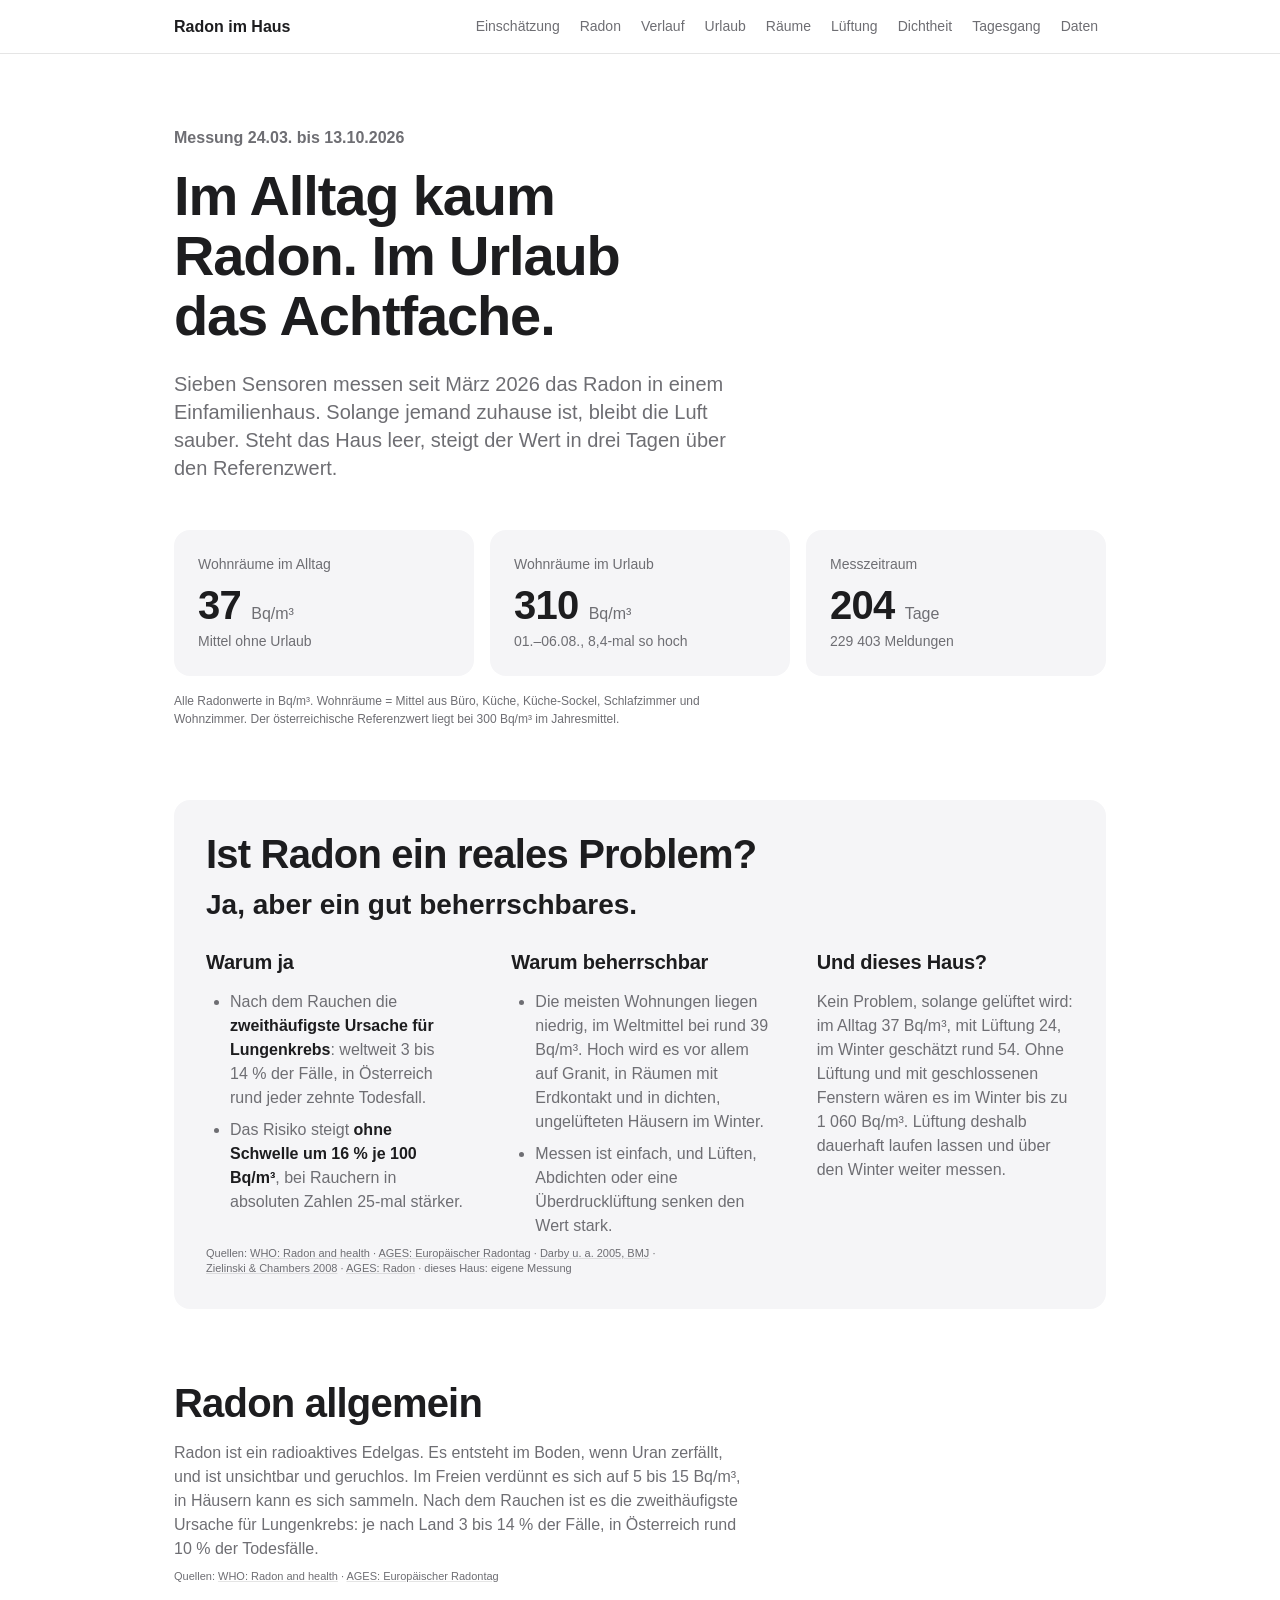
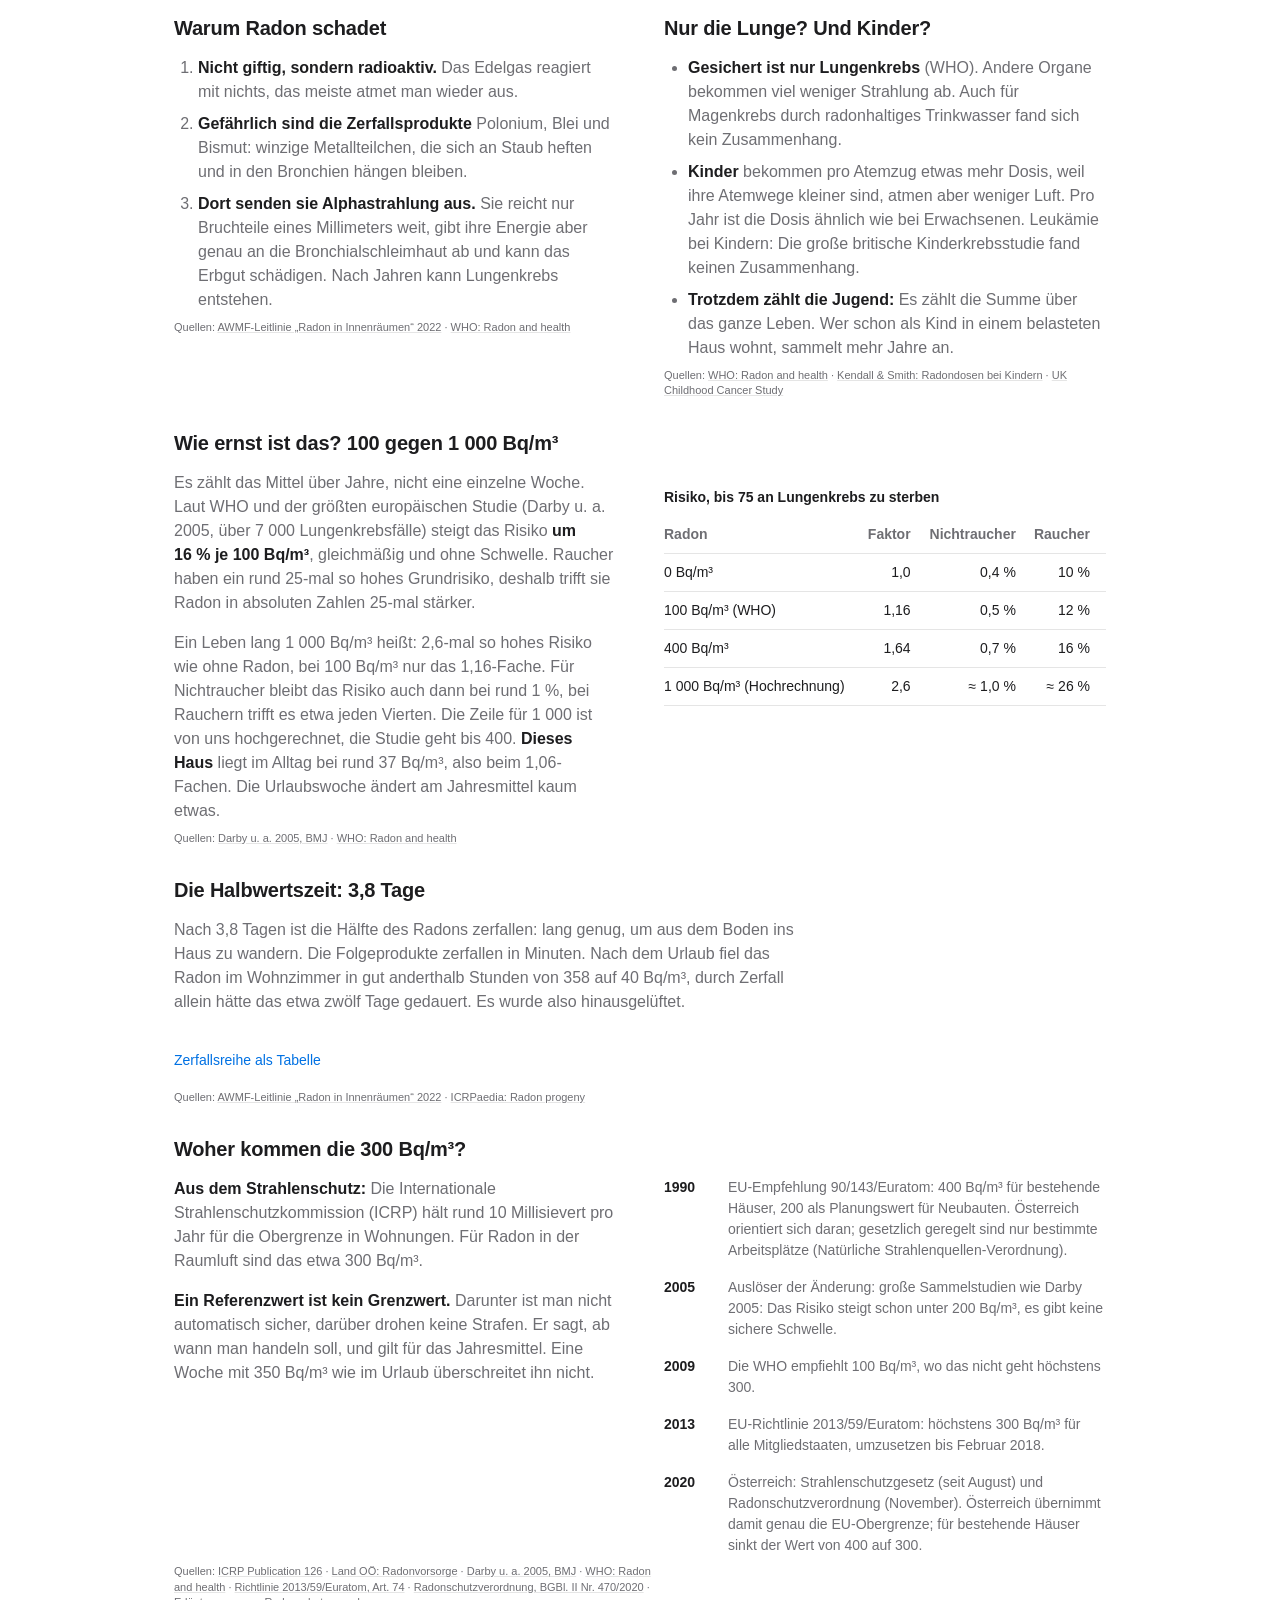
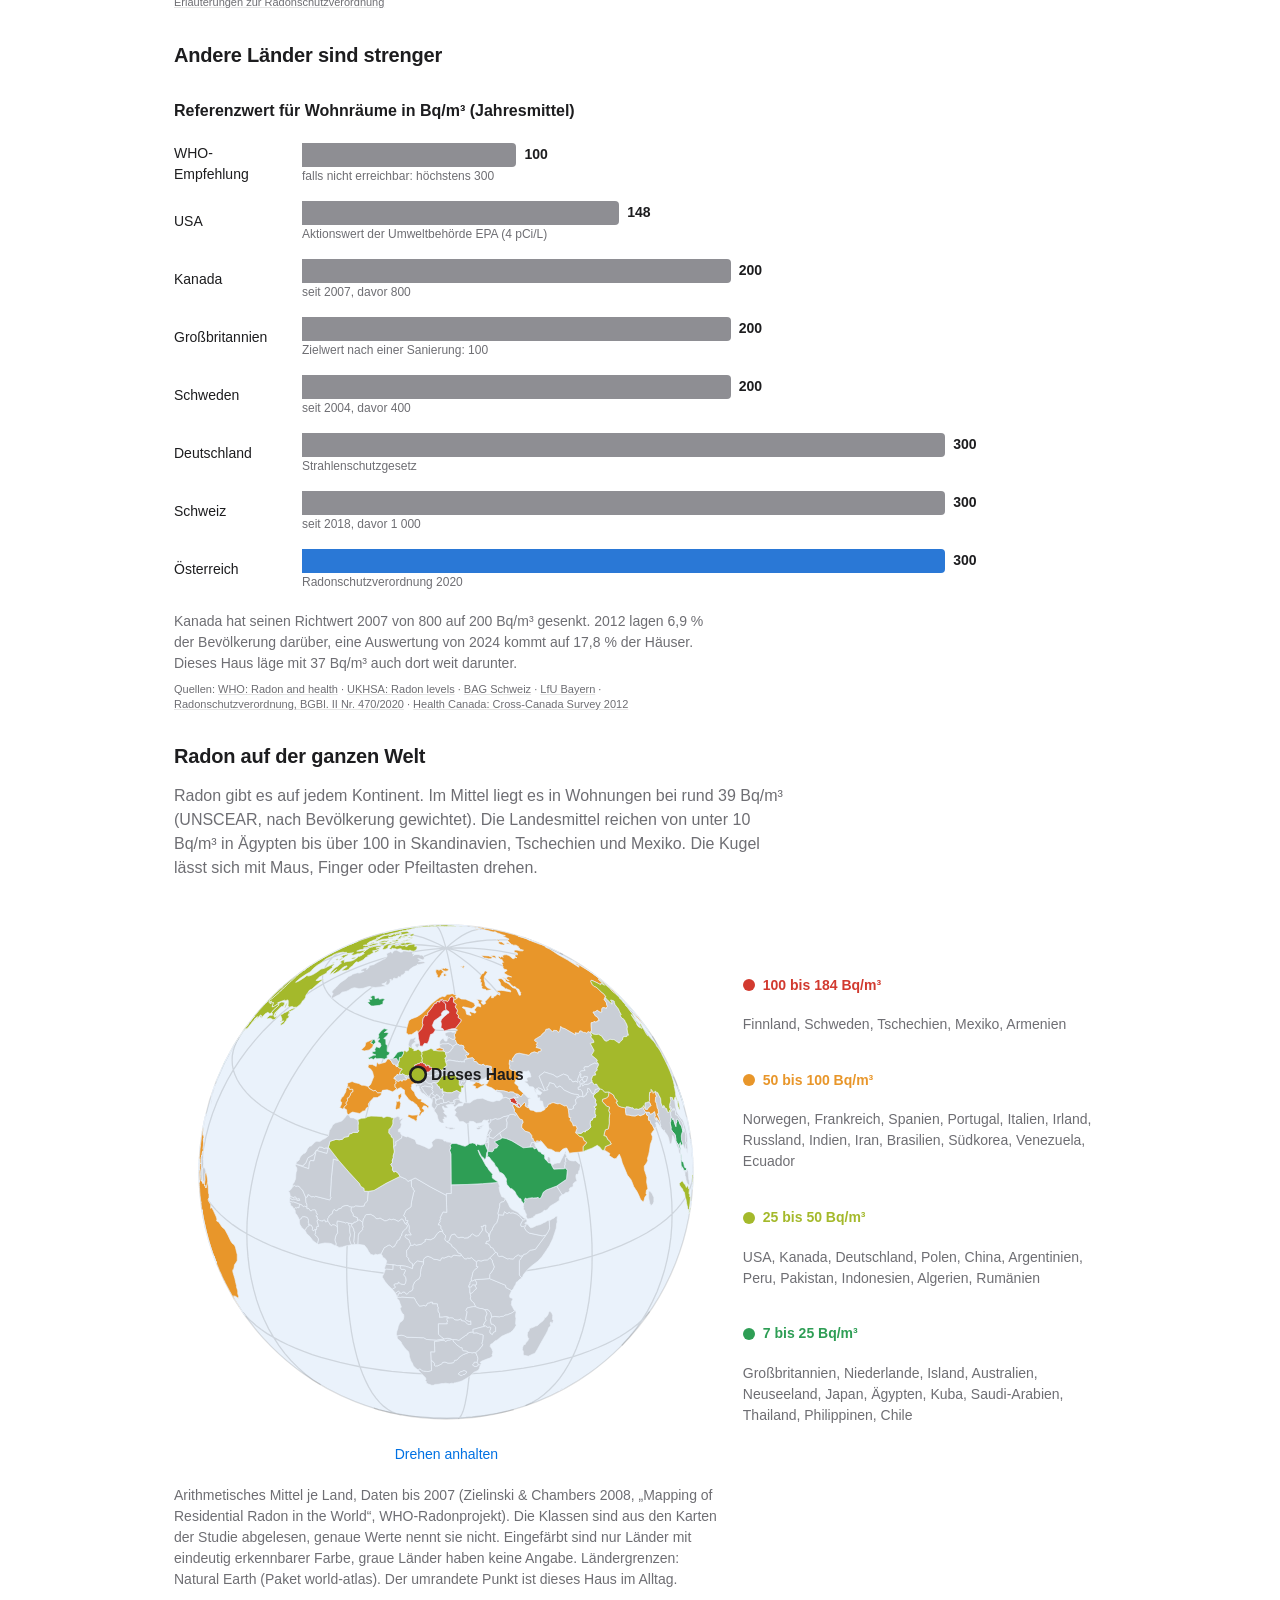
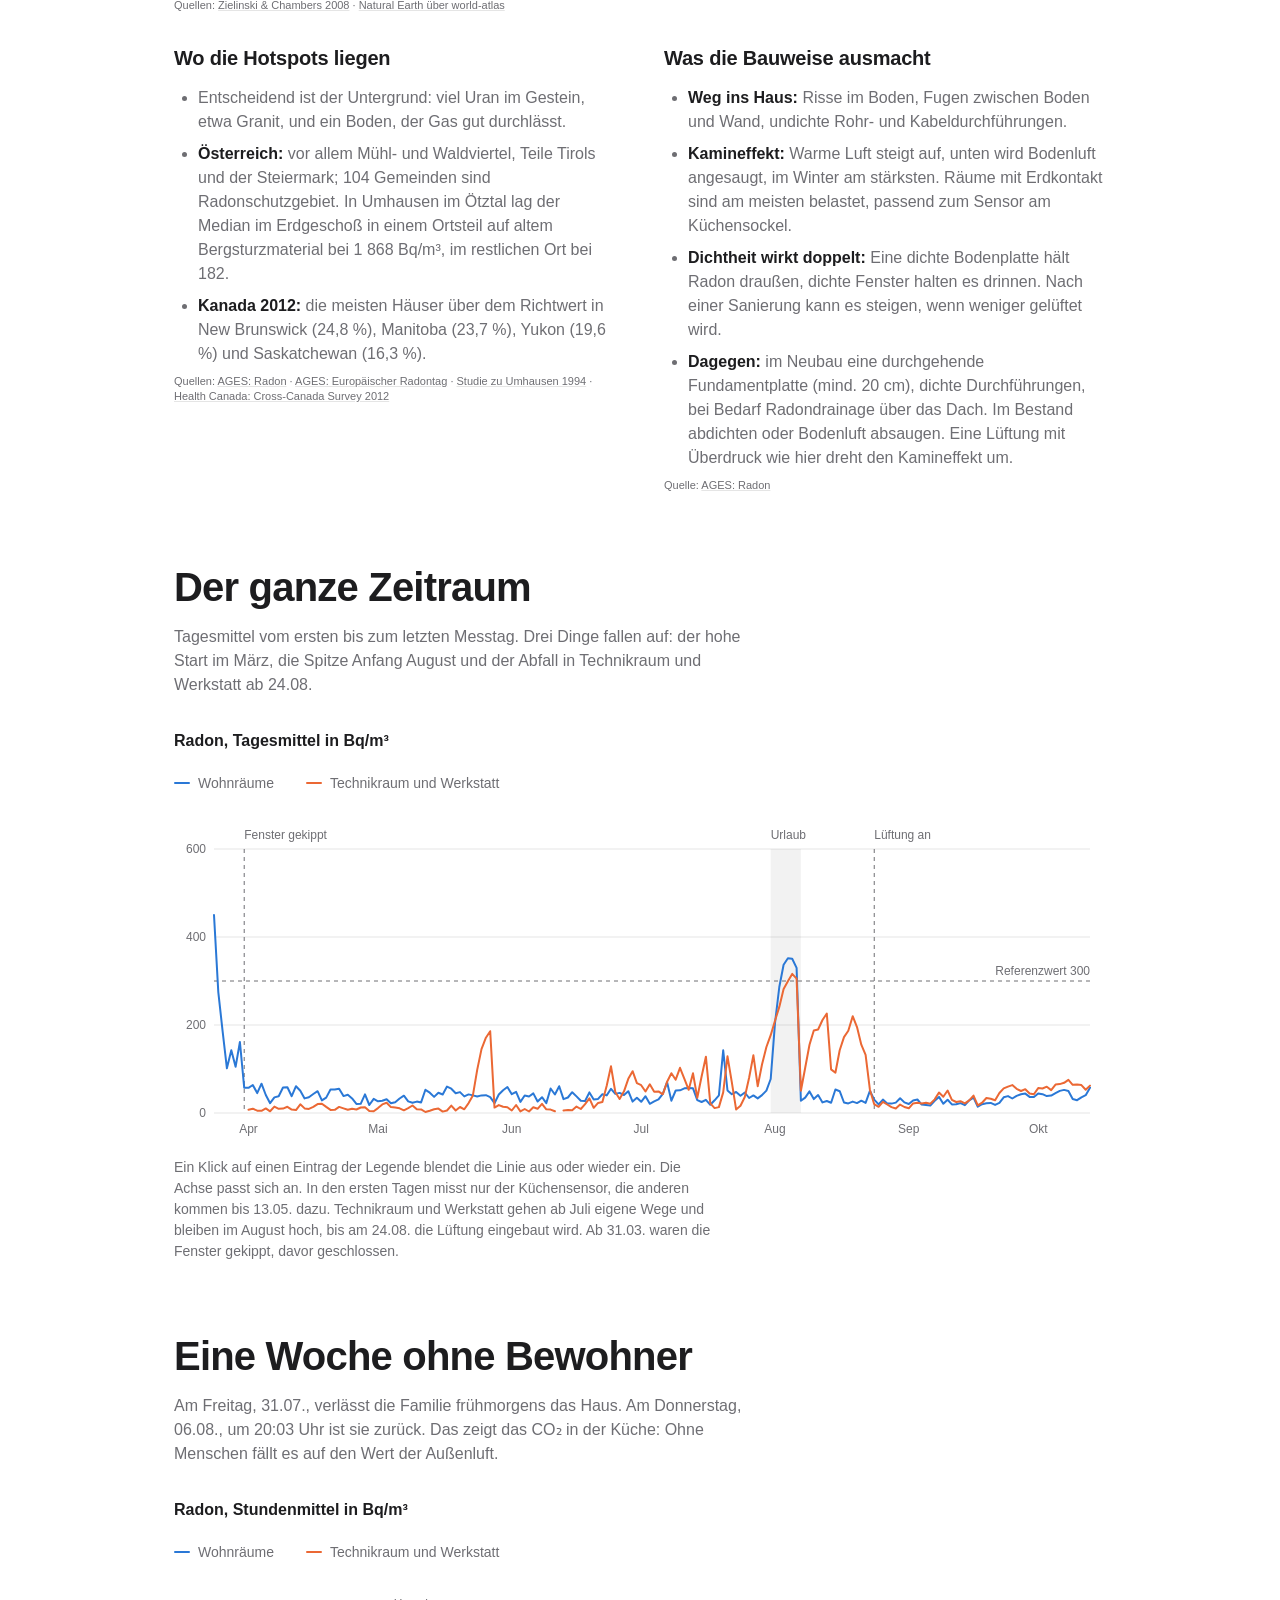
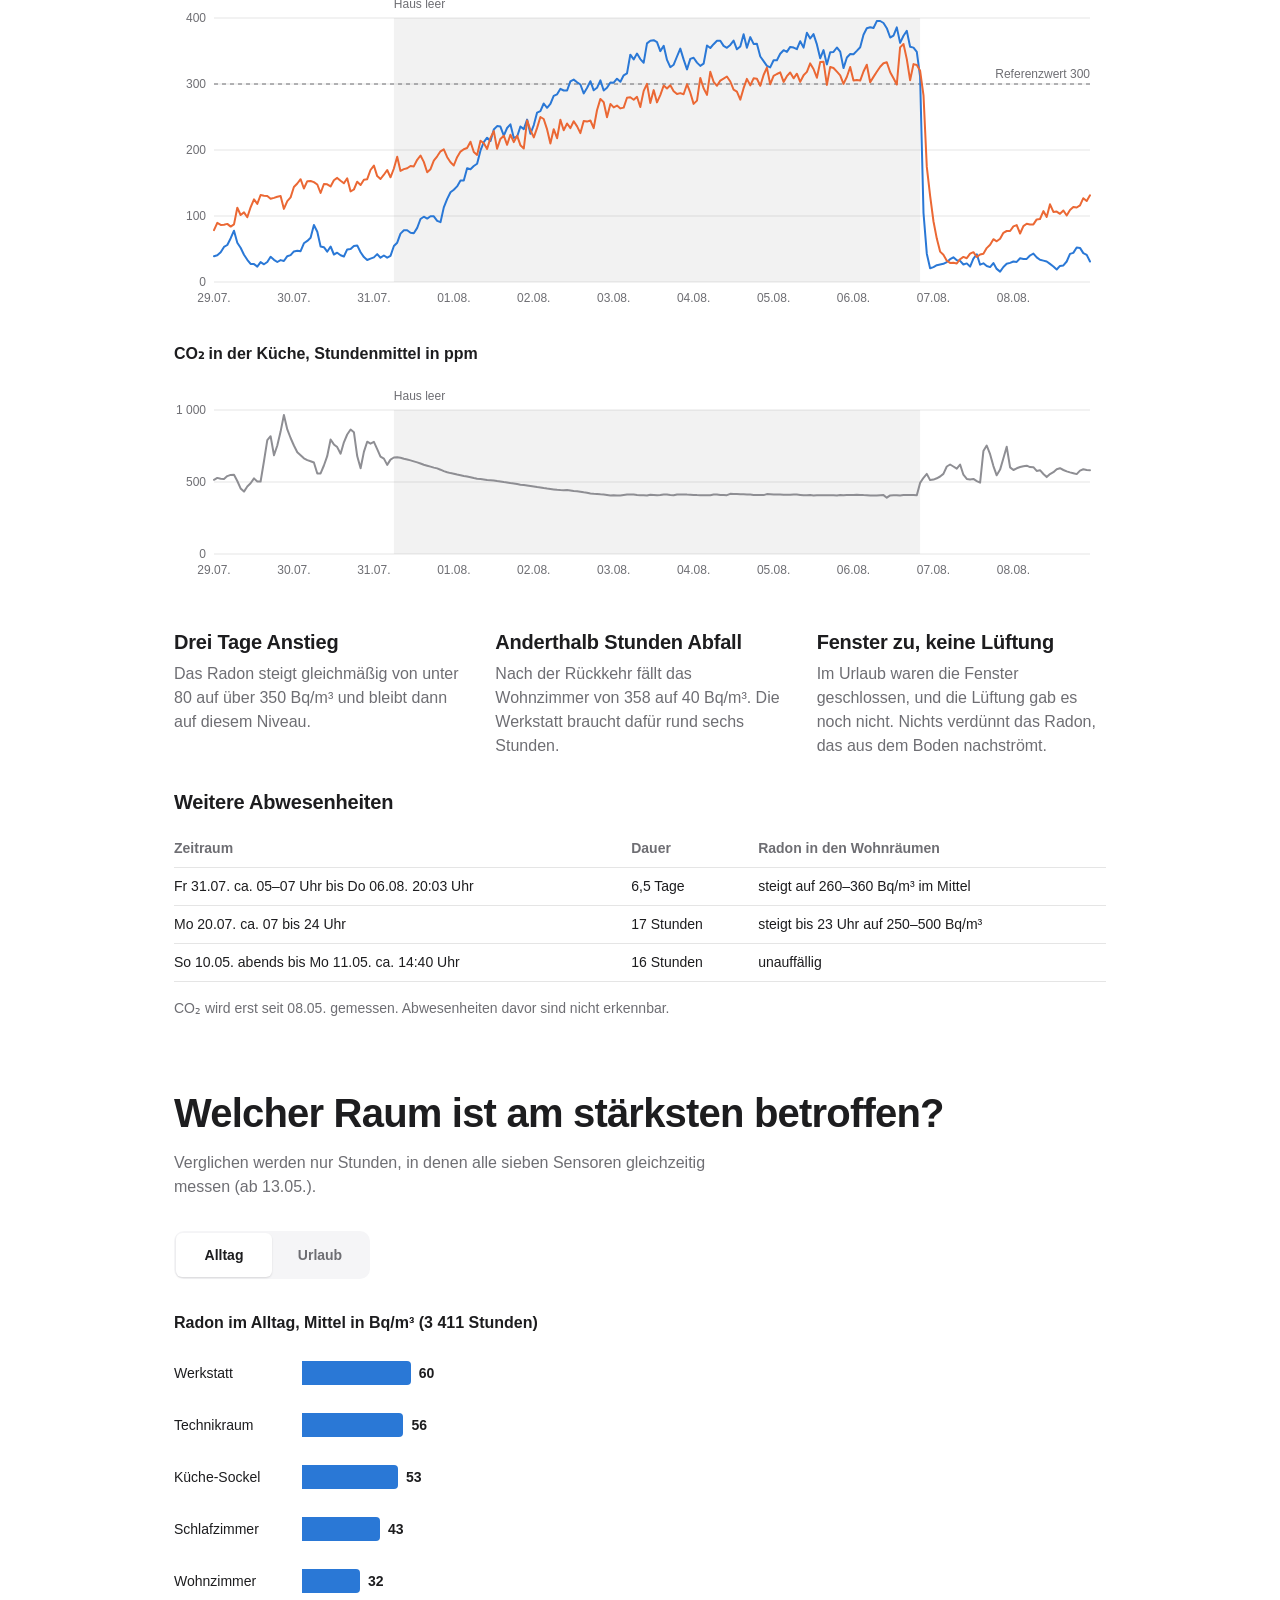
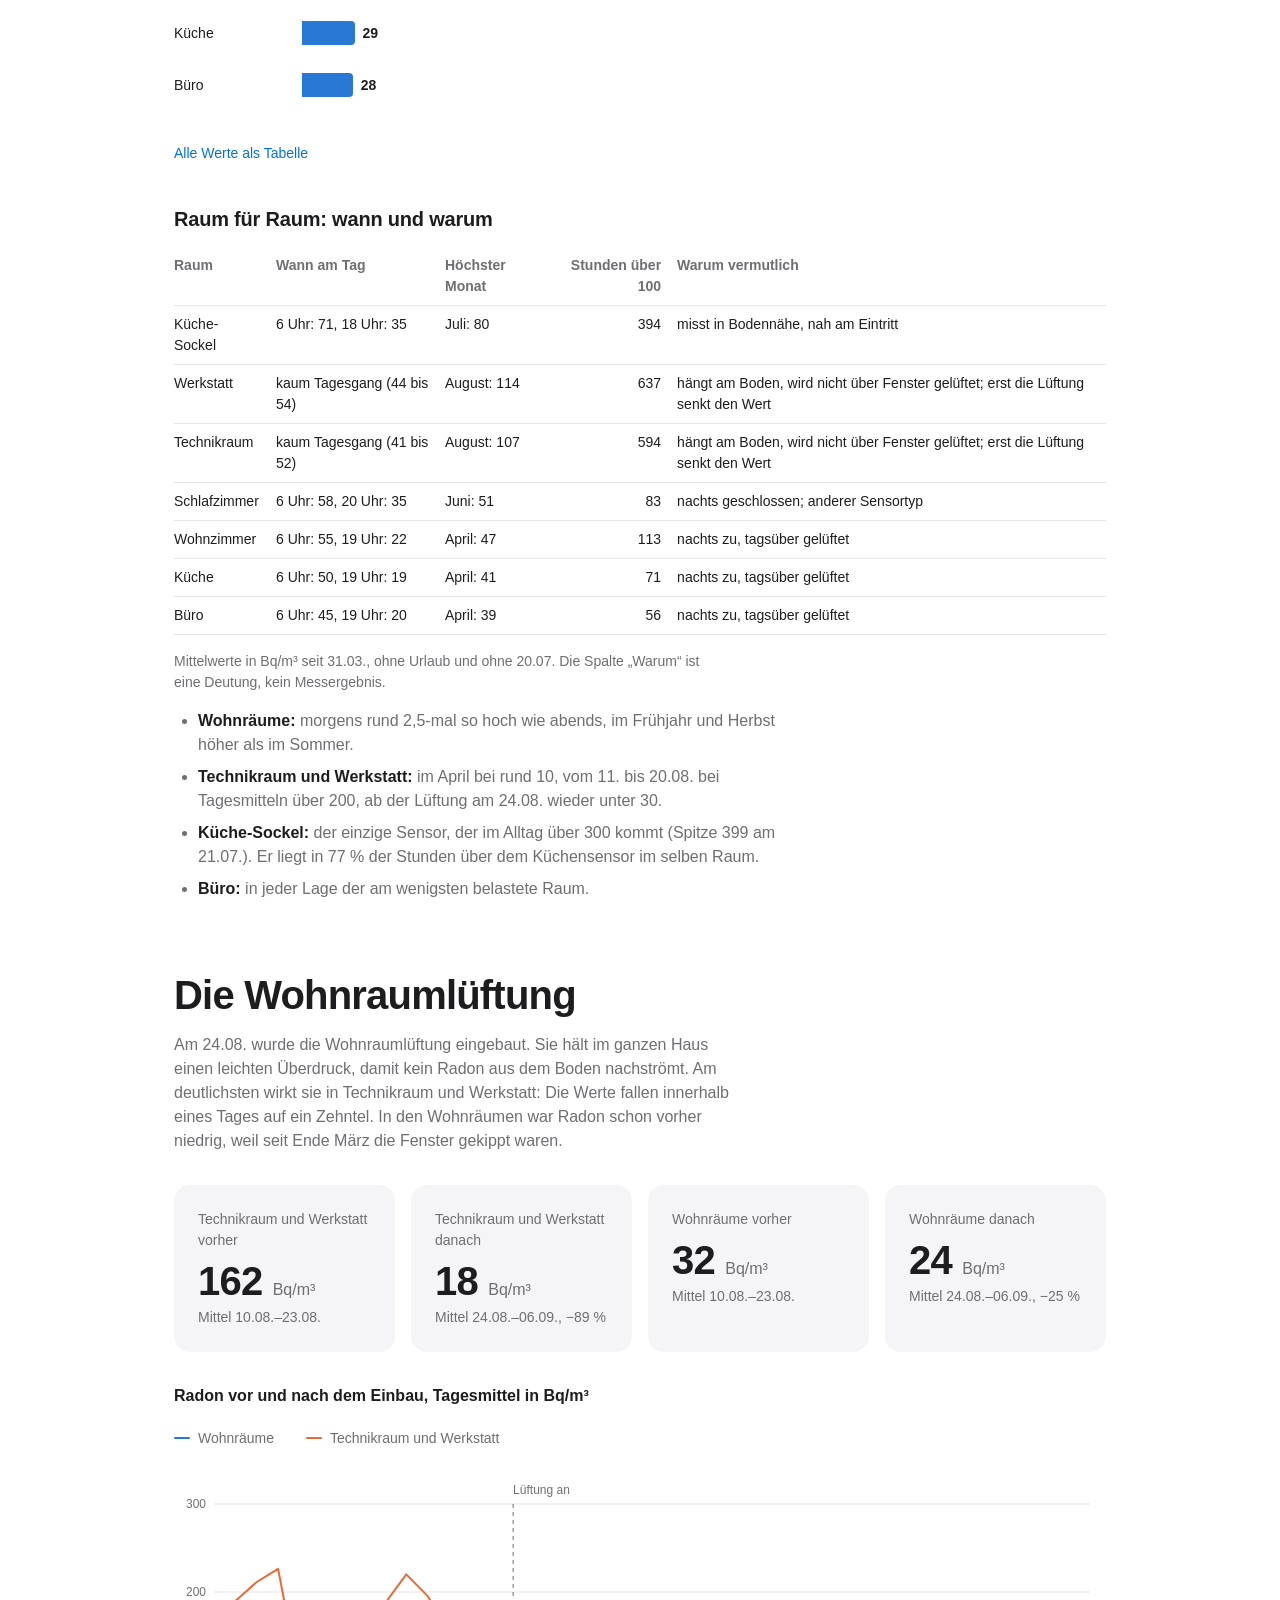
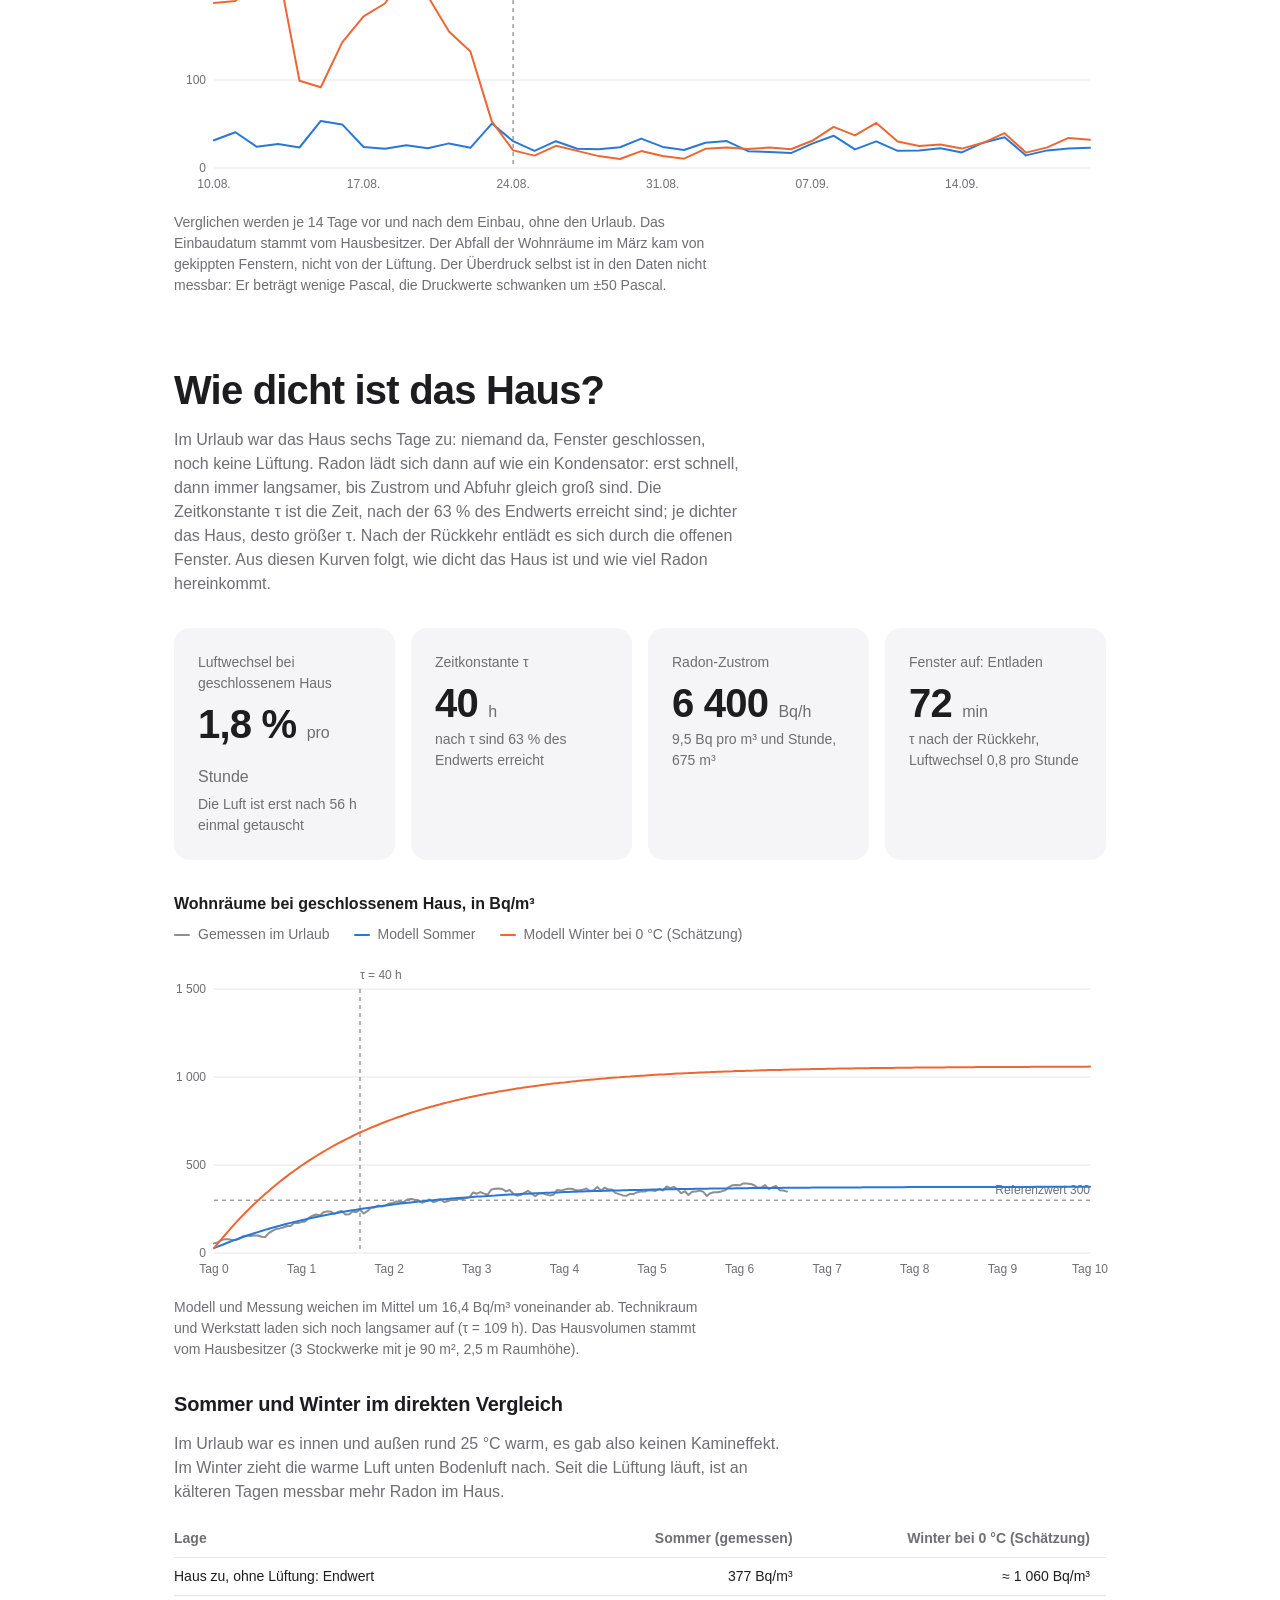
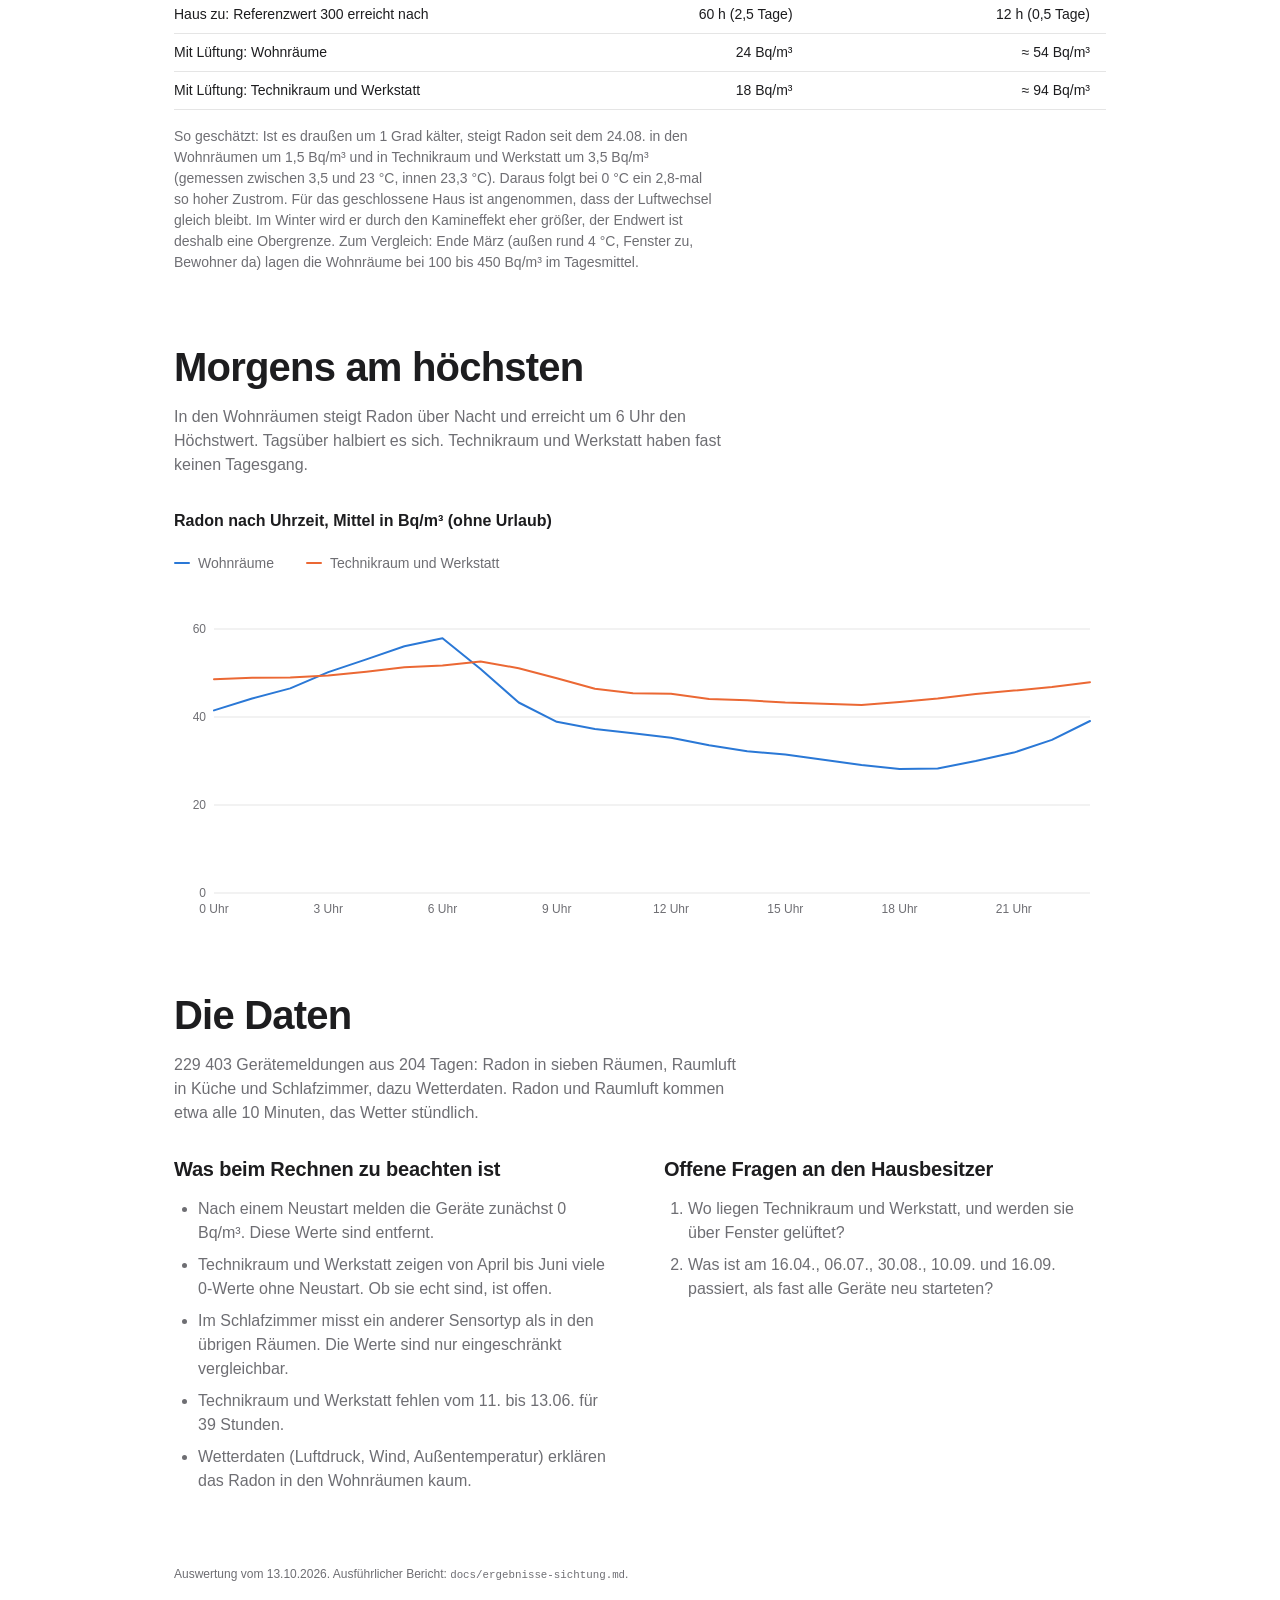
<file: Radon Data Analysis/website/index.html>
<!doctype html>
<html lang="de">
<head>
<meta charset="utf-8">
<meta name="viewport" content="width=device-width, initial-scale=1, viewport-fit=cover">
<title>Radon im Haus – Auswertung</title>
<meta name="description" content="Auswertung der Radon-Messdaten eines Einfamilienhauses, März bis Oktober 2026.">
<link rel="stylesheet" href="styles.css">
</head>
<body>

<nav class="nav" aria-label="Abschnitte">
  <div class="container nav-inner">
    <a class="nav-title" href="#top">Radon im Haus</a>
    <ul class="nav-links">
      <li><a href="#einschaetzung">Einschätzung</a></li>
      <li><a href="#hintergrund">Radon</a></li>
      <li><a href="#verlauf">Verlauf</a></li>
      <li><a href="#urlaub">Urlaub</a></li>
      <li><a href="#raeume">Räume</a></li>
      <li><a href="#lueftung">Lüftung</a></li>
      <li><a href="#dichtheit">Dichtheit</a></li>
      <li><a href="#tagesgang">Tagesgang</a></li>
      <li><a href="#daten">Daten</a></li>
    </ul>
  </div>
</nav>

<main id="top">

  <header class="container hero">
    <p class="eyebrow" id="hero-period"></p>
    <h1 class="display">Im Alltag kaum Radon. Im Urlaub das Achtfache.</h1>
    <p class="lead">
      Sieben Sensoren messen seit März 2026 das Radon in einem Einfamilienhaus.
      Solange jemand zuhause ist, bleibt die Luft sauber. Steht das Haus leer, steigt der Wert in drei Tagen über den Referenzwert.
    </p>

    <dl class="tiles" id="kpi-tiles"></dl>
    <p class="caption">
      Alle Radonwerte in Bq/m³. Wohnräume = Mittel aus Büro, Küche, Küche-Sockel, Schlafzimmer und Wohnzimmer.
      Der österreichische Referenzwert liegt bei 300 Bq/m³ im Jahresmittel.
    </p>
  </header>

  <section class="container" id="einschaetzung">
    <div class="verdict">
      <h2 class="title">Ist Radon ein reales Problem?</h2>
      <p class="verdict-answer">Ja, aber ein gut beherrschbares.</p>
      <div class="columns verdict-columns">
        <div>
          <h3 class="headline">Warum ja</h3>
          <ul class="plain-list">
            <li>Nach dem Rauchen die <strong>zweithäufigste Ursache für Lungenkrebs</strong>: weltweit 3 bis 14&nbsp;% der Fälle, in Österreich rund jeder zehnte Todesfall.</li>
            <li>Das Risiko steigt <strong>ohne Schwelle um 16 % je 100 Bq/m³</strong>, bei Rauchern in absoluten Zahlen 25-mal stärker.</li>
          </ul>
        </div>
        <div>
          <h3 class="headline">Warum beherrschbar</h3>
          <ul class="plain-list">
            <li>Die meisten Wohnungen liegen niedrig, im Weltmittel bei rund 39 Bq/m³. Hoch wird es vor allem auf Granit, in Räumen mit Erdkontakt und in dichten, ungelüfteten Häusern im Winter.</li>
            <li>Messen ist einfach, und Lüften, Abdichten oder eine Überdrucklüftung senken den Wert stark.</li>
          </ul>
        </div>
        <div>
          <h3 class="headline">Und dieses Haus?</h3>
          <p class="verdict-house" id="verdict-house"></p>
        </div>
      </div>
      <p class="source">Quellen: <a href="https://www.who.int/news-room/fact-sheets/detail/radon-and-health">WHO: Radon and health</a> · <a href="https://www.ages.at/ages/presse/news/detail/7-november-ist-europaeischer-radontag">AGES: Europäischer Radontag</a> · <a href="https://pubmed.ncbi.nlm.nih.gov/15613366/">Darby u. a. 2005, BMJ</a> · <a href="https://www.osti.gov/etdeweb/servlets/purl/21510212">Zielinski &amp; Chambers 2008</a> · <a href="https://www.ages.at/umwelt/radioaktivitaet/radon">AGES: Radon</a> · dieses Haus: eigene Messung</p>
    </div>
  </section>

  <section class="container" id="hintergrund">
    <header>
      <h2 class="title">Radon allgemein</h2>
      <p class="body-muted">
        Radon ist ein radioaktives Edelgas. Es entsteht im Boden, wenn Uran zerfällt, und ist unsichtbar und geruchlos.
        Im Freien verdünnt es sich auf 5 bis 15 Bq/m³, in Häusern kann es sich sammeln. Nach dem Rauchen ist es die
        zweithäufigste Ursache für Lungenkrebs: je nach Land 3 bis 14 % der Fälle, in Österreich rund 10 % der Todesfälle.
      </p>
      <p class="source">Quellen: <a href="https://www.who.int/news-room/fact-sheets/detail/radon-and-health">WHO: Radon and health</a> · <a href="https://www.ages.at/ages/presse/news/detail/7-november-ist-europaeischer-radontag">AGES: Europäischer Radontag</a></p>
    </header>

    <div class="columns">
      <div>
        <h3 class="headline">Warum Radon schadet</h3>
        <ol class="plain-list prose">
          <li><strong>Nicht giftig, sondern radioaktiv.</strong> Das Edelgas reagiert mit nichts, das meiste atmet man wieder aus.</li>
          <li><strong>Gefährlich sind die Zerfallsprodukte</strong> Polonium, Blei und Bismut: winzige Metallteilchen, die sich an Staub heften und in den Bronchien hängen bleiben.</li>
          <li><strong>Dort senden sie Alphastrahlung aus.</strong> Sie reicht nur Bruchteile eines Millimeters weit, gibt ihre Energie aber genau an die Bronchialschleimhaut ab und kann das Erbgut schädigen. Nach Jahren kann Lungenkrebs entstehen.</li>
        </ol>
        <p class="source">Quellen: <a href="https://register.awmf.org/assets/guideline_bkp/002-035l_S1_Radon-in-Innenraeumen_2022-02.pdf">AWMF-Leitlinie „Radon in Innenräumen“ 2022</a> · <a href="https://www.who.int/news-room/fact-sheets/detail/radon-and-health">WHO: Radon and health</a></p>
      </div>
      <div>
        <h3 class="headline">Nur die Lunge? Und Kinder?</h3>
        <ul class="plain-list prose">
          <li><strong>Gesichert ist nur Lungenkrebs</strong> (WHO). Andere Organe bekommen viel weniger Strahlung ab. Auch für Magenkrebs durch radonhaltiges Trinkwasser fand sich kein Zusammenhang.</li>
          <li><strong>Kinder</strong> bekommen pro Atemzug etwas mehr Dosis, weil ihre Atemwege kleiner sind, atmen aber weniger Luft. Pro Jahr ist die Dosis ähnlich wie bei Erwachsenen. Leukämie bei Kindern: Die große britische Kinderkrebsstudie fand keinen Zusammenhang.</li>
          <li><strong>Trotzdem zählt die Jugend:</strong> Es zählt die Summe über das ganze Leben. Wer schon als Kind in einem belasteten Haus wohnt, sammelt mehr Jahre an.</li>
        </ul>
        <p class="source">Quellen: <a href="https://www.who.int/news-room/fact-sheets/detail/radon-and-health">WHO: Radon and health</a> · <a href="https://researchportal.ukhsa.gov.uk/en/publications/doses-from-radon-and-its-decay-products-to-children/">Kendall &amp; Smith: Radondosen bei Kindern</a> · <a href="https://eprints.whiterose.ac.uk/85715/1/The%20United%20Kingdom%20Childhood%20Cancer%20Study%20of%20exposure%20to%20domestic%20sources%20of%20ionising%20radiation%3A%201%3A%20radon%20gas..pdf">UK Childhood Cancer Study</a></p>
      </div>
    </div>

    <div class="subsection">
      <h3 class="headline">Wie ernst ist das? 100 gegen 1 000 Bq/m³</h3>
      <div class="columns">
        <div class="prose">
          <p>
            Es zählt das Mittel über Jahre, nicht eine einzelne Woche. Laut WHO und der größten europäischen Studie
            (Darby u. a. 2005, über 7 000 Lungenkrebsfälle) steigt das Risiko <strong>um 16&nbsp;% je 100&nbsp;Bq/m³</strong>,
            gleichmäßig und ohne Schwelle. Raucher haben ein rund 25-mal so hohes Grundrisiko, deshalb trifft sie Radon
            in absoluten Zahlen 25-mal stärker.
          </p>
          <p>
            Ein Leben lang 1 000 Bq/m³ heißt: 2,6-mal so hohes Risiko wie ohne Radon, bei 100 Bq/m³ nur das 1,16-Fache.
            Für Nichtraucher bleibt das Risiko auch dann bei rund 1 %, bei Rauchern trifft es etwa jeden Vierten.
            Die Zeile für 1 000 ist von uns hochgerechnet, die Studie geht bis 400. <strong>Dieses Haus</strong> liegt im
            Alltag bei rund 37 Bq/m³, also beim 1,06-Fachen. Die Urlaubswoche ändert am Jahresmittel kaum etwas.
          </p>
        </div>
        <div class="table-scroll">
          <table>
            <caption class="table-caption">Risiko, bis 75 an Lungenkrebs zu sterben</caption>
            <thead>
              <tr><th scope="col">Radon</th><th scope="col" class="num">Faktor</th><th scope="col" class="num">Nichtraucher</th><th scope="col" class="num">Raucher</th></tr>
            </thead>
            <tbody>
              <tr><td>0 Bq/m³</td><td class="num">1,0</td><td class="num">0,4 %</td><td class="num">10 %</td></tr>
              <tr><td>100 Bq/m³ (WHO)</td><td class="num">1,16</td><td class="num">0,5 %</td><td class="num">12 %</td></tr>
              <tr><td>400 Bq/m³</td><td class="num">1,64</td><td class="num">0,7 %</td><td class="num">16 %</td></tr>
              <tr><td>1 000 Bq/m³ (Hochrechnung)</td><td class="num">2,6</td><td class="num">≈ 1,0 %</td><td class="num">≈ 26 %</td></tr>
            </tbody>
          </table>
        </div>
      </div>
      <p class="source">Quellen: <a href="https://pubmed.ncbi.nlm.nih.gov/15613366/">Darby u. a. 2005, BMJ</a> · <a href="https://www.who.int/news-room/fact-sheets/detail/radon-and-health">WHO: Radon and health</a></p>
    </div>

    <div class="subsection">
      <h3 class="headline">Die Halbwertszeit: 3,8 Tage</h3>
      <p class="prose">
        Nach 3,8 Tagen ist die Hälfte des Radons zerfallen: lang genug, um aus dem Boden ins Haus zu wandern. Die
        Folgeprodukte zerfallen in Minuten. Nach dem Urlaub fiel das Radon im Wohnzimmer in gut anderthalb Stunden von
        358 auf 40 Bq/m³, durch Zerfall allein hätte das etwa zwölf Tage gedauert. Es wurde also hinausgelüftet.
      </p>
      <details>
        <summary>Zerfallsreihe als Tabelle</summary>
        <div class="table-scroll">
          <table>
            <thead>
              <tr><th scope="col">Stoff</th><th scope="col">Halbwertszeit</th><th scope="col">Strahlung</th><th scope="col">Form</th></tr>
            </thead>
            <tbody>
              <tr><td>Radon-222</td><td>3,8 Tage</td><td>Alpha</td><td>Gas</td></tr>
              <tr><td>Polonium-218</td><td>3,1 Minuten</td><td>Alpha</td><td>Metallteilchen</td></tr>
              <tr><td>Blei-214</td><td>27 Minuten</td><td>Beta</td><td>Metallteilchen</td></tr>
              <tr><td>Bismut-214</td><td>20 Minuten</td><td>Beta</td><td>Metallteilchen</td></tr>
              <tr><td>Polonium-214</td><td>0,00016 Sekunden</td><td>Alpha</td><td>Metallteilchen</td></tr>
              <tr><td>Blei-210</td><td>22 Jahre</td><td>Beta</td><td>Metallteilchen</td></tr>
            </tbody>
          </table>
        </div>
      </details>
      <p class="source">Quellen: <a href="https://register.awmf.org/assets/guideline_bkp/002-035l_S1_Radon-in-Innenraeumen_2022-02.pdf">AWMF-Leitlinie „Radon in Innenräumen“ 2022</a> · <a href="https://icrpaedia.org/Radon_progeny">ICRPaedia: Radon progeny</a></p>
    </div>

    <div class="subsection">
      <h3 class="headline">Woher kommen die 300 Bq/m³?</h3>
      <div class="columns">
        <div class="prose">
          <p>
            <strong>Aus dem Strahlenschutz:</strong> Die Internationale Strahlenschutzkommission (ICRP) hält rund
            10 Millisievert pro Jahr für die Obergrenze in Wohnungen. Für Radon in der Raumluft sind das etwa 300 Bq/m³.
          </p>
          <p>
            <strong>Ein Referenzwert ist kein Grenzwert.</strong> Darunter ist man nicht automatisch sicher, darüber
            drohen keine Strafen. Er sagt, ab wann man handeln soll, und gilt für das Jahresmittel. Eine Woche mit
            350 Bq/m³ wie im Urlaub überschreitet ihn nicht.
          </p>
        </div>
        <ol class="timeline">
          <li><strong>1990</strong> EU-Empfehlung 90/143/Euratom: 400 Bq/m³ für bestehende Häuser, 200 als Planungswert für Neubauten. Österreich orientiert sich daran; gesetzlich geregelt sind nur bestimmte Arbeitsplätze (Natürliche Strahlenquellen-Verordnung).</li>
          <li><strong>2005</strong> Auslöser der Änderung: große Sammelstudien wie Darby 2005: Das Risiko steigt schon unter 200 Bq/m³, es gibt keine sichere Schwelle.</li>
          <li><strong>2009</strong> Die WHO empfiehlt 100 Bq/m³, wo das nicht geht höchstens 300.</li>
          <li><strong>2013</strong> EU-Richtlinie 2013/59/Euratom: höchstens 300 Bq/m³ für alle Mitgliedstaaten, umzusetzen bis Februar 2018.</li>
          <li><strong>2020</strong> Österreich: Strahlenschutzgesetz (seit August) und Radonschutzverordnung (November). Österreich übernimmt damit genau die EU-Obergrenze; für bestehende Häuser sinkt der Wert von 400 auf 300.</li>
        </ol>
      </div>
      <p class="source">Quellen: <a href="https://icrpaedia.org/ICRP_Publication_126">ICRP Publication 126</a> · <a href="https://www.land-oberoesterreich.gv.at/files/publikationen/us_radon_vorsorge_neubauten_sanierung.pdf">Land OÖ: Radonvorsorge</a> · <a href="https://pubmed.ncbi.nlm.nih.gov/15613366/">Darby u. a. 2005, BMJ</a> · <a href="https://www.who.int/news-room/fact-sheets/detail/radon-and-health">WHO: Radon and health</a> · <a href="https://www.legislation.gov.uk/eudr/2013/59/article/74">Richtlinie 2013/59/Euratom, Art. 74</a> · <a href="https://ris.bka.gv.at/Dokumente/BgblAuth/BGBLA_2020_II_470/BGBLA_2020_II_470.rtf">Radonschutzverordnung, BGBl. II Nr. 470/2020</a> · <a href="https://news.wko.at/oe/news/radonschutzv--erlaeuterungen.pdf">Erläuterungen zur Radonschutzverordnung</a></p>
    </div>

    <div class="subsection">
      <h3 class="headline">Andere Länder sind strenger</h3>
      <figure class="chart">
        <figcaption class="chart-title">Referenzwert für Wohnräume in Bq/m³ (Jahresmittel)</figcaption>
        <div class="bars bars-with-detail" id="levels-chart"></div>
      </figure>
      <p class="note">
        Kanada hat seinen Richtwert 2007 von 800 auf 200 Bq/m³ gesenkt. 2012 lagen 6,9 % der Bevölkerung darüber,
        eine Auswertung von 2024 kommt auf 17,8 % der Häuser. Dieses Haus läge mit 37 Bq/m³ auch dort weit darunter.
      </p>
      <p class="source">Quellen: <a href="https://www.who.int/news-room/fact-sheets/detail/radon-and-health">WHO: Radon and health</a> · <a href="https://www.ukradon.org/information/level">UKHSA: Radon levels</a> · <a href="https://www.bag.admin.ch/de/gesetzliche-bestimmungen-bezueglich-radon">BAG Schweiz</a> · <a href="https://www.lfu.bayern.de/strahlung/radon_in_gebaeuden/faq_radon/index.htm">LfU Bayern</a> · <a href="https://ris.bka.gv.at/Dokumente/BgblAuth/BGBLA_2020_II_470/BGBLA_2020_II_470.rtf">Radonschutzverordnung, BGBl. II Nr. 470/2020</a> · <a href="https://www.canada.ca/en/health-canada/services/environmental-workplace-health/reports-publications/radiation/cross-canada-survey-radon-concentrations-homes-final-report-health-canada-2012.html">Health Canada: Cross-Canada Survey 2012</a></p>
    </div>

    <div class="subsection">
      <h3 class="headline">Radon auf der ganzen Welt</h3>
      <p class="prose">
        Radon gibt es auf jedem Kontinent. Im Mittel liegt es in Wohnungen bei rund 39 Bq/m³ (UNSCEAR, nach Bevölkerung
        gewichtet). Die Landesmittel reichen von unter 10 Bq/m³ in Ägypten bis über 100 in Skandinavien, Tschechien und
        Mexiko. Die Kugel lässt sich mit Maus, Finger oder Pfeiltasten drehen.
      </p>
      <div class="globe-layout subsection">
        <div>
          <div class="globe" id="globe" tabindex="0" role="img"
               aria-label="Drehbare Weltkugel: mittlere Radonwerte in Wohnungen nach Land. Pfeiltasten drehen die Kugel."></div>
          <button type="button" class="text-button" id="globe-pause" hidden>Drehen anhalten</button>
        </div>
        <div class="level-list" id="globe-levels"></div>
      </div>
      <p class="note">
        Arithmetisches Mittel je Land, Daten bis 2007 (Zielinski &amp; Chambers 2008, „Mapping of Residential Radon in the World“, WHO-Radonprojekt). Die Klassen sind aus den Karten der Studie abgelesen, genaue Werte
        nennt sie nicht. Eingefärbt sind nur Länder mit eindeutig erkennbarer Farbe, graue Länder haben keine Angabe.
        Ländergrenzen: Natural Earth (Paket world-atlas). Der umrandete Punkt ist dieses Haus im Alltag.
      </p>
      <p class="source">Quellen: <a href="https://www.osti.gov/etdeweb/servlets/purl/21510212">Zielinski &amp; Chambers 2008</a> · <a href="https://www.npmjs.com/package/world-atlas">Natural Earth über world-atlas</a></p>
    </div>

    <div class="subsection columns">
      <div>
        <h3 class="headline">Wo die Hotspots liegen</h3>
        <ul class="plain-list prose">
          <li>Entscheidend ist der Untergrund: viel Uran im Gestein, etwa Granit, und ein Boden, der Gas gut durchlässt.</li>
          <li><strong>Österreich:</strong> vor allem Mühl- und Waldviertel, Teile Tirols und der Steiermark; 104 Gemeinden sind Radonschutzgebiet. In Umhausen im Ötztal lag der Median im Erdgeschoß in einem Ortsteil auf altem Bergsturzmaterial bei 1 868 Bq/m³, im restlichen Ort bei 182.</li>
          <li><strong>Kanada 2012:</strong> die meisten Häuser über dem Richtwert in New Brunswick (24,8 %), Manitoba (23,7 %), Yukon (19,6 %) und Saskatchewan (16,3 %).</li>
        </ul>
        <p class="source">Quellen: <a href="https://www.ages.at/umwelt/radioaktivitaet/radon">AGES: Radon</a> · <a href="https://www.ages.at/ages/presse/news/detail/7-november-ist-europaeischer-radontag">AGES: Europäischer Radontag</a> · <a href="https://pubmed.ncbi.nlm.nih.gov/8026968/">Studie zu Umhausen 1994</a> · <a href="https://www.canada.ca/en/health-canada/services/environmental-workplace-health/reports-publications/radiation/cross-canada-survey-radon-concentrations-homes-final-report-health-canada-2012.html">Health Canada: Cross-Canada Survey 2012</a></p>
      </div>
      <div>
        <h3 class="headline">Was die Bauweise ausmacht</h3>
        <ul class="plain-list prose">
          <li><strong>Weg ins Haus:</strong> Risse im Boden, Fugen zwischen Boden und Wand, undichte Rohr- und Kabeldurchführungen.</li>
          <li><strong>Kamineffekt:</strong> Warme Luft steigt auf, unten wird Bodenluft angesaugt, im Winter am stärksten. Räume mit Erdkontakt sind am meisten belastet, passend zum Sensor am Küchensockel.</li>
          <li><strong>Dichtheit wirkt doppelt:</strong> Eine dichte Bodenplatte hält Radon draußen, dichte Fenster halten es drinnen. Nach einer Sanierung kann es steigen, wenn weniger gelüftet wird.</li>
          <li><strong>Dagegen:</strong> im Neubau eine durchgehende Fundamentplatte (mind. 20 cm), dichte Durchführungen, bei Bedarf Radondrainage über das Dach. Im Bestand abdichten oder Bodenluft absaugen. Eine Lüftung mit Überdruck wie hier dreht den Kamineffekt um.</li>
        </ul>
        <p class="source">Quelle: <a href="https://www.ages.at/umwelt/radioaktivitaet/radon">AGES: Radon</a></p>
      </div>
    </div>

  </section>

  <section class="container" id="verlauf">
    <header>
      <h2 class="title">Der ganze Zeitraum</h2>
      <p class="body-muted">
        Tagesmittel vom ersten bis zum letzten Messtag. Drei Dinge fallen auf: der hohe Start im März, die Spitze Anfang August
        und der Abfall in Technikraum und Werkstatt ab 24.08.
      </p>
    </header>
    <figure class="chart">
      <figcaption class="chart-title">Radon, Tagesmittel in Bq/m³</figcaption>
      <div class="legend" id="overview-legend"></div>
      <div class="plot" id="overview-chart"></div>
    </figure>
    <p class="note">
      Ein Klick auf einen Eintrag der Legende blendet die Linie aus oder wieder ein. Die Achse passt sich an.
      In den ersten Tagen misst nur der Küchensensor, die anderen kommen bis 13.05. dazu.
      Technikraum und Werkstatt gehen ab Juli eigene Wege und bleiben im August hoch, bis am 24.08. die Lüftung eingebaut wird.
      Ab 31.03. waren die Fenster gekippt, davor geschlossen.
    </p>
  </section>

  <section class="container" id="urlaub">
    <header>
      <h2 class="title">Eine Woche ohne Bewohner</h2>
      <p class="body-muted">
        Am Freitag, 31.07., verlässt die Familie frühmorgens das Haus. Am Donnerstag, 06.08., um 20:03 Uhr ist sie zurück.
        Das zeigt das CO₂ in der Küche: Ohne Menschen fällt es auf den Wert der Außenluft.
      </p>
    </header>
    <figure class="chart">
      <figcaption class="chart-title">Radon, Stundenmittel in Bq/m³</figcaption>
      <div class="legend" id="vacation-legend"></div>
      <div class="plot" id="vacation-radon-chart"></div>
    </figure>
    <figure class="chart">
      <figcaption class="chart-title">CO₂ in der Küche, Stundenmittel in ppm</figcaption>
      <div class="plot plot-small" id="vacation-co2-chart"></div>
    </figure>
    <div class="facts">
      <div>
        <h3 class="headline">Drei Tage Anstieg</h3>
        <p>Das Radon steigt gleichmäßig von unter 80 auf über 350 Bq/m³ und bleibt dann auf diesem Niveau.</p>
      </div>
      <div>
        <h3 class="headline">Anderthalb Stunden Abfall</h3>
        <p>Nach der Rückkehr fällt das Wohnzimmer von 358 auf 40 Bq/m³. Die Werkstatt braucht dafür rund sechs Stunden.</p>
      </div>
      <div>
        <h3 class="headline">Fenster zu, keine Lüftung</h3>
        <p>Im Urlaub waren die Fenster geschlossen, und die Lüftung gab es noch nicht. Nichts verdünnt das Radon, das aus dem Boden nachströmt.</p>
      </div>
    </div>

    <h3 class="headline table-heading">Weitere Abwesenheiten</h3>
    <div class="table-scroll">
      <table>
        <thead>
          <tr><th scope="col">Zeitraum</th><th scope="col">Dauer</th><th scope="col">Radon in den Wohnräumen</th></tr>
        </thead>
        <tbody>
          <tr><td>Fr 31.07. ca. 05–07 Uhr bis Do 06.08. 20:03 Uhr</td><td>6,5 Tage</td><td>steigt auf 260–360 Bq/m³ im Mittel</td></tr>
          <tr><td>Mo 20.07. ca. 07 bis 24 Uhr</td><td>17 Stunden</td><td>steigt bis 23 Uhr auf 250–500 Bq/m³</td></tr>
          <tr><td>So 10.05. abends bis Mo 11.05. ca. 14:40 Uhr</td><td>16 Stunden</td><td>unauffällig</td></tr>
        </tbody>
      </table>
    </div>
    <p class="note">CO₂ wird erst seit 08.05. gemessen. Abwesenheiten davor sind nicht erkennbar.</p>
  </section>

  <section class="container" id="raeume">
    <header>
      <h2 class="title">Welcher Raum ist am stärksten betroffen?</h2>
      <p class="body-muted">
        Verglichen werden nur Stunden, in denen alle sieben Sensoren gleichzeitig messen (ab 13.05.).
      </p>
    </header>
    <div class="segmented" role="group" aria-label="Zeitraum wählen">
      <button type="button" data-period="everyday" aria-pressed="true">Alltag</button>
      <button type="button" data-period="vacation" aria-pressed="false">Urlaub</button>
    </div>
    <figure class="chart">
      <figcaption class="chart-title" id="ranking-title"></figcaption>
      <div class="bars" id="ranking-chart"></div>
    </figure>
    <details>
      <summary>Alle Werte als Tabelle</summary>
      <div class="table-scroll">
        <table id="ranking-table">
          <thead>
            <tr>
              <th scope="col">Raum</th>
              <th scope="col" class="num">Mittel</th>
              <th scope="col" class="num">Median</th>
              <th scope="col" class="num">Höchstes Stundenmittel</th>
              <th scope="col" class="num">Stunden über 100</th>
              <th scope="col" class="num">Stunden über 300</th>
            </tr>
          </thead>
          <tbody></tbody>
        </table>
      </div>
    </details>
    <h3 class="headline table-heading">Raum für Raum: wann und warum</h3>
    <div class="table-scroll">
      <table id="room-profile-table" class="table-wide">
        <thead>
          <tr>
            <th scope="col">Raum</th>
            <th scope="col">Wann am Tag</th>
            <th scope="col">Höchster Monat</th>
            <th scope="col" class="num">Stunden über 100</th>
            <th scope="col">Warum vermutlich</th>
          </tr>
        </thead>
        <tbody></tbody>
      </table>
    </div>
    <p class="note">
      Mittelwerte in Bq/m³ seit 31.03., ohne Urlaub und ohne 20.07. Die Spalte „Warum“ ist eine Deutung, kein Messergebnis.
    </p>
    <ul class="plain-list">
      <li><strong>Wohnräume:</strong> morgens rund 2,5-mal so hoch wie abends, im Frühjahr und Herbst höher als im Sommer.</li>
      <li><strong>Technikraum und Werkstatt:</strong> im April bei rund 10, vom 11. bis 20.08. bei Tagesmitteln über 200, ab der Lüftung am 24.08. wieder unter 30.</li>
      <li><strong>Küche-Sockel:</strong> der einzige Sensor, der im Alltag über 300 kommt (Spitze 399 am 21.07.). Er liegt in 77 % der Stunden über dem Küchensensor im selben Raum.</li>
      <li><strong>Büro:</strong> in jeder Lage der am wenigsten belastete Raum.</li>
    </ul>
  </section>

  <section class="container" id="lueftung">
    <header>
      <h2 class="title">Die Wohnraumlüftung</h2>
      <p class="body-muted">
        Am 24.08. wurde die Wohnraumlüftung eingebaut. Sie hält im ganzen Haus einen leichten Überdruck, damit kein Radon
        aus dem Boden nachströmt. Am deutlichsten wirkt sie in Technikraum und Werkstatt: Die Werte fallen innerhalb eines Tages
        auf ein Zehntel. In den Wohnräumen war Radon schon vorher niedrig, weil seit Ende März die Fenster gekippt waren.
      </p>
    </header>
    <dl class="tiles tiles-four" id="ventilation-tiles"></dl>
    <figure class="chart">
      <figcaption class="chart-title">Radon vor und nach dem Einbau, Tagesmittel in Bq/m³</figcaption>
      <div class="legend" id="ventilation-legend"></div>
      <div class="plot" id="ventilation-chart"></div>
    </figure>
    <p class="note">
      Verglichen werden je 14 Tage vor und nach dem Einbau, ohne den Urlaub. Das Einbaudatum stammt vom Hausbesitzer.
      Der Abfall der Wohnräume im März kam von gekippten Fenstern, nicht von der Lüftung.
      Der Überdruck selbst ist in den Daten nicht messbar: Er beträgt wenige Pascal, die Druckwerte schwanken um ±50 Pascal.
    </p>
  </section>

  <section class="container" id="dichtheit">
    <header>
      <h2 class="title">Wie dicht ist das Haus?</h2>
      <p class="body-muted">
        Im Urlaub war das Haus sechs Tage zu: niemand da, Fenster geschlossen, noch keine Lüftung. Radon lädt sich dann
        auf wie ein Kondensator: erst schnell, dann immer langsamer, bis Zustrom und Abfuhr gleich groß sind. Die Zeitkonstante τ ist die Zeit, nach der 63 % des Endwerts erreicht sind;
        je dichter das Haus, desto größer τ. Nach der Rückkehr entlädt es sich durch die offenen Fenster. Aus diesen Kurven folgt, wie dicht das Haus ist und wie viel Radon hereinkommt.
      </p>
    </header>
    <dl class="tiles tiles-four" id="model-tiles"></dl>
    <figure class="chart">
      <figcaption class="chart-title">Wohnräume bei geschlossenem Haus, in Bq/m³</figcaption>
      <div class="legend" id="model-legend"></div>
      <div class="plot" id="model-chart"></div>
    </figure>
    <p class="note" id="model-note"></p>

    <div class="subsection">
      <h3 class="headline">Sommer und Winter im direkten Vergleich</h3>
      <div class="prose">
        <p>
          Im Urlaub war es innen und außen rund 25 °C warm, es gab also keinen Kamineffekt. Im Winter zieht die warme
          Luft unten Bodenluft nach. Seit die Lüftung läuft, ist an kälteren Tagen messbar mehr Radon im Haus.
        </p>
      </div>
      <div class="table-scroll">
        <table id="season-table">
          <thead>
            <tr><th scope="col">Lage</th><th scope="col" class="num">Sommer (gemessen)</th><th scope="col" class="num">Winter bei 0 °C (Schätzung)</th></tr>
          </thead>
          <tbody></tbody>
        </table>
      </div>
      <p class="note" id="season-note"></p>
    </div>
  </section>

  <section class="container" id="tagesgang">
    <header>
      <h2 class="title">Morgens am höchsten</h2>
      <p class="body-muted">
        In den Wohnräumen steigt Radon über Nacht und erreicht um 6 Uhr den Höchstwert. Tagsüber halbiert es sich.
        Technikraum und Werkstatt haben fast keinen Tagesgang.
      </p>
    </header>
    <figure class="chart">
      <figcaption class="chart-title">Radon nach Uhrzeit, Mittel in Bq/m³ (ohne Urlaub)</figcaption>
      <div class="legend" id="hour-legend"></div>
      <div class="plot" id="hour-chart"></div>
    </figure>
  </section>


  <section class="container" id="daten">
    <header>
      <h2 class="title">Die Daten</h2>
      <p class="body-muted" id="data-summary"></p>
    </header>
    <div class="columns">
      <div>
        <h3 class="headline">Was beim Rechnen zu beachten ist</h3>
        <ul class="plain-list">
          <li>Nach einem Neustart melden die Geräte zunächst 0 Bq/m³. Diese Werte sind entfernt.</li>
          <li>Technikraum und Werkstatt zeigen von April bis Juni viele 0-Werte ohne Neustart. Ob sie echt sind, ist offen.</li>
          <li>Im Schlafzimmer misst ein anderer Sensortyp als in den übrigen Räumen. Die Werte sind nur eingeschränkt vergleichbar.</li>
          <li>Technikraum und Werkstatt fehlen vom 11. bis 13.06. für 39 Stunden.</li>
          <li>Wetterdaten (Luftdruck, Wind, Außentemperatur) erklären das Radon in den Wohnräumen kaum.</li>
        </ul>
      </div>
      <div>
        <h3 class="headline">Offene Fragen an den Hausbesitzer</h3>
        <ol class="plain-list">
          <li>Wo liegen Technikraum und Werkstatt, und werden sie über Fenster gelüftet?</li>
          <li>Was ist am 16.04., 06.07., 30.08., 10.09. und 16.09. passiert, als fast alle Geräte neu starteten?</li>
        </ol>
      </div>
    </div>
  </section>

</main>

<footer class="container footer">
  <p class="caption">Auswertung vom 13.10.2026. Ausführlicher Bericht: <code>docs/ergebnisse-sichtung.md</code>.</p>
</footer>

<div class="tooltip" id="tooltip" role="status" hidden></div>
<p class="load-error" id="load-error" hidden>
  Die Daten konnten nicht geladen werden. Erzeuge sie mit <code>python3.12 scripts/build_site_data.py</code> und lade die Seite neu.
</p>

<script src="data.js"></script>
<script src="world.js"></script>
<script src="app.js"></script>
</body>
</html>
</file>
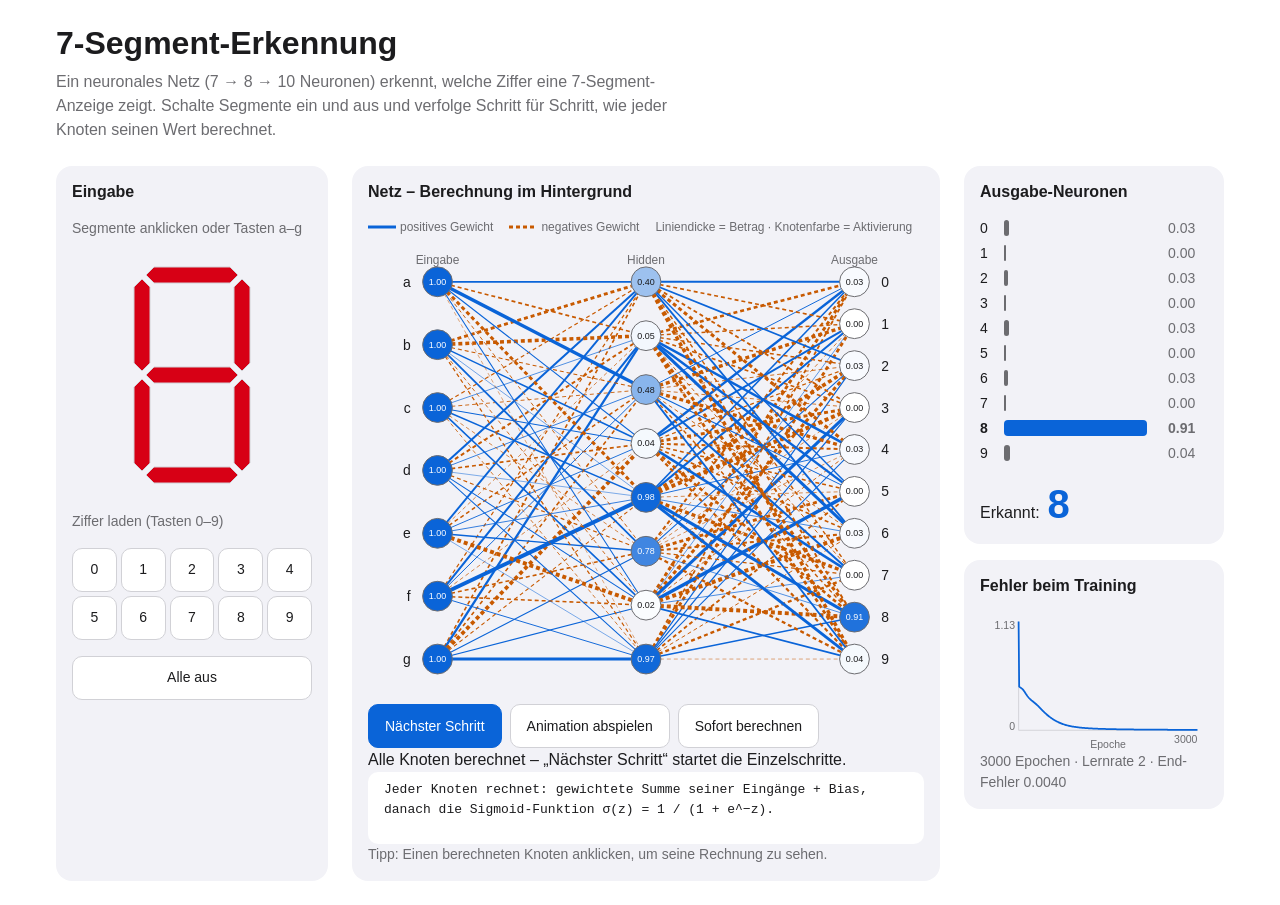
<file: Neuronale Netze/7Segment/web/index.html>
<!doctype html>
<html lang="de">
<head>
<meta charset="utf-8">
<meta name="viewport" content="width=device-width, initial-scale=1">
<title>7-Segment Netz</title>
<style>
  :root {
    --bg: #FFFFFF;
    --surface: #F2F2F7;
    --text: #1C1C1E;
    --text-muted: #6C6C70;
    --accent: #0A64D8;
    --on-accent: #FFFFFF;
    --negative: #C85A00;
    --highlight: #D70015;
    --border: #D1D1D6;
    --space-xs: 4px; --space-s: 8px; --space-m: 16px; --space-l: 24px; --space-xl: 32px;
    --radius-m: 10px; --radius-l: 16px;
    color-scheme: light dark;
  }
  @media (prefers-color-scheme: dark) {
    :root {
      --bg: #1C1C1E; --surface: #2C2C2E; --text: #F2F2F7; --text-muted: #AEAEB2;
      --accent: #409CFF; --on-accent: #000000; --negative: #FF9F0A;
      --highlight: #FF6961; --border: #48484A;
    }
  }
  * { box-sizing: border-box; }
  body {
    margin: 0; background: var(--bg); color: var(--text);
    font: 16px/1.5 -apple-system, BlinkMacSystemFont, "Segoe UI", Roboto, sans-serif;
  }
  main { max-width: 1200px; margin: 0 auto; padding: var(--space-l) var(--space-m); }
  h1 { font-size: 32px; line-height: 1.2; margin: 0 0 var(--space-s); }
  h2 { font-size: 16px; line-height: 1.2; margin: 0 0 var(--space-s); font-weight: 600; }
  .lead { color: var(--text-muted); max-width: 70ch; margin: 0 0 var(--space-l); }
  .muted { color: var(--text-muted); font-size: 14px; }
  .layout {
    display: grid; gap: var(--space-l);
    grid-template-columns: minmax(0, 1fr);
  }
  @media (min-width: 900px) {
    .layout { grid-template-columns: 272px minmax(0, 1fr) 260px; }
  }
  .card { background: var(--surface); border-radius: var(--radius-l); padding: var(--space-m); }
  .stack > * + * { margin-top: var(--space-m); }
  svg { display: block; width: 100%; height: auto; }

  /* 7-segment display */
  .segment { cursor: pointer; stroke: var(--border); fill: var(--bg); transition: fill 150ms; }
  .segment.on { fill: var(--highlight); }
  .segment:focus-visible { outline: none; stroke: var(--accent); stroke-width: 3; }
  .digits { display: grid; grid-template-columns: repeat(5, 1fr); gap: var(--space-xs); }

  button {
    min-height: 44px; min-width: 44px; padding: 0 var(--space-m);
    font: inherit; font-size: 14px; color: var(--text); background: var(--bg);
    border: 1px solid var(--border); border-radius: var(--radius-m); cursor: pointer;
  }
  button:hover { border-color: var(--text-muted); }
  button:focus-visible { outline: 2px solid var(--accent); outline-offset: 2px; }
  button.primary { background: var(--accent); color: var(--on-accent); border-color: var(--accent); }
  .digits button { padding: 0; }
  .controls { display: flex; flex-wrap: wrap; gap: var(--space-s); }

  /* network graph */
  .edge { transition: stroke 150ms, stroke-width 150ms; }
  .node circle { stroke: var(--text-muted); stroke-width: 1; cursor: pointer; }
  .node.pending circle { fill: var(--bg); stroke-dasharray: 2 2; }
  .node.current circle { stroke: var(--highlight); stroke-width: 3; }
  .node text { font-size: 9px; text-anchor: middle; dominant-baseline: central; pointer-events: none; }
  .label { font-size: 14px; fill: var(--text); dominant-baseline: central; }
  .column-title { font-size: 12px; fill: var(--text-muted); text-anchor: middle; }
  .legend { display: flex; flex-wrap: wrap; gap: var(--space-m); font-size: 12px; color: var(--text-muted); }
  .legend svg { display: inline-block; width: 28px; height: 8px; vertical-align: middle; margin-right: var(--space-xs); }

  .calc {
    font: 13px/1.5 Menlo, ui-monospace, monospace; background: var(--bg);
    border-radius: var(--radius-m); padding: var(--space-s) var(--space-m);
    margin: 0; white-space: pre-wrap; word-break: break-word; min-height: 5.5em;
  }

  /* outputs */
  .bars { display: grid; gap: var(--space-xs); font-variant-numeric: tabular-nums; }
  .bar-row { display: grid; grid-template-columns: 16px 1fr 40px; align-items: center; gap: var(--space-s); font-size: 14px; }
  .bar-track { height: 16px; }
  .bar { height: 100%; background: var(--text-muted); border-radius: 4px; transition: width 150ms; }
  .bar-row.winner .bar { background: var(--accent); }
  .bar-row.winner { font-weight: 600; }
  .result { display: flex; align-items: baseline; gap: var(--space-s); }
  .result strong { font-size: 40px; line-height: 1.2; color: var(--accent); }
  .axis { stroke: var(--border); }
  .axis-label { font-size: 12px; fill: var(--text-muted); }
  .loss-line { fill: none; stroke: var(--accent); stroke-width: 2; }

  .error { border: 1px solid var(--highlight); }
  @media (prefers-reduced-motion: reduce) { * { transition: none !important; } }
</style>
</head>
<body>
<main>
  <h1>7-Segment-Erkennung</h1>
  <p class="lead">
    Ein neuronales Netz (7 → 8 → 10 Neuronen) erkennt, welche Ziffer eine 7-Segment-Anzeige zeigt.
    Schalte Segmente ein und aus und verfolge Schritt für Schritt, wie jeder Knoten seinen Wert berechnet.
  </p>

  <div id="error" class="card error" hidden>
    <h2>Keine Modelldaten gefunden</h2>
    <p>Die Datei <code>web/data.js</code> fehlt. Im Projektordner <code>python -m seven_segment.train</code> ausführen und die Seite neu laden.</p>
  </div>

  <div class="layout" id="app">
    <section class="card stack" aria-labelledby="display-title">
      <h2 id="display-title">Eingabe</h2>
      <p class="muted">Segmente anklicken oder Tasten a–g</p>
      <svg id="display" viewBox="0 0 160 240" role="group" aria-label="7-Segment-Anzeige" style="max-width:160px;margin-inline:auto"></svg>
      <p class="muted">Ziffer laden (Tasten 0–9)</p>
      <div class="digits" id="digits"></div>
      <button type="button" id="clear" style="width:100%">Alle aus</button>
    </section>

    <section class="card stack" aria-labelledby="network-title">
      <h2 id="network-title">Netz – Berechnung im Hintergrund</h2>
      <div class="legend" aria-hidden="true">
        <span><svg viewBox="0 0 28 8"><line x1="0" y1="4" x2="28" y2="4" stroke="var(--accent)" stroke-width="3"/></svg>positives Gewicht</span>
        <span><svg viewBox="0 0 28 8"><line x1="0" y1="4" x2="28" y2="4" stroke="var(--negative)" stroke-width="3" stroke-dasharray="4 3"/></svg>negatives Gewicht</span>
        <span>Liniendicke = Betrag · Knotenfarbe = Aktivierung</span>
      </div>
      <svg id="network" viewBox="0 0 560 440" role="img" aria-label="Netzgraph mit Eingabe-, Hidden- und Ausgabe-Neuronen"></svg>
      <div class="controls">
        <button type="button" class="primary" id="step">Nächster Schritt</button>
        <button type="button" id="animate">Animation abspielen</button>
        <button type="button" id="reveal">Sofort berechnen</button>
      </div>
      <p id="step-title" aria-live="polite" style="margin:0"></p>
      <pre class="calc" id="calc"></pre>
      <p class="muted" style="margin:0">Tipp: Einen berechneten Knoten anklicken, um seine Rechnung zu sehen.</p>
    </section>

    <div class="stack">
      <section class="card stack" aria-labelledby="output-title">
        <h2 id="output-title">Ausgabe-Neuronen</h2>
        <div class="bars" id="bars"></div>
        <div class="result"><span>Erkannt:</span><strong id="result" aria-live="polite">?</strong></div>
      </section>
      <section class="card stack" aria-labelledby="loss-title">
        <h2 id="loss-title">Fehler beim Training</h2>
        <svg id="loss" viewBox="0 0 260 160" role="img" aria-label="Fehlerkurve über die Epochen"></svg>
        <p class="muted" id="loss-info" style="margin:0"></p>
      </section>
    </div>
  </div>
</main>

<script src="data.js"></script>
<script>
"use strict";

const SVG_NS = "http://www.w3.org/2000/svg";
const ANIMATION_DELAY_MS = 350;
const NODE_RADIUS = 15;
const COLUMN_X = [70, 280, 490];
const MARGIN_Y = 30;
const MAX_EDGE_WIDTH = 4;
const EDGE_WEIGHT_CAP = 6;
const SEGMENT = { left: 30, top: 20, length: 100, thickness: 16, gap: 4 };

const data = window.MODEL_DATA;

// ------------------------------------------------------------------ network math
// Same calculation as seven_segment/simulation.py: one step per neuron.

const sigmoid = (z) => 1 / (1 + Math.exp(-z));

function layerSteps(layer, inputs, weights, biases) {
  const steps = [];
  for (let j = 0; j < biases.length; j++) {
    const incoming = weights.map((row) => row[j]);
    const weightedSum = inputs.reduce((sum, x, i) => sum + x * incoming[i], biases[j]);
    steps.push({ layer, index: j, inputs, weights: incoming, bias: biases[j], weightedSum, activation: sigmoid(weightedSum) });
  }
  return steps;
}

function computeSteps(segments) {
  const net = data.network;
  const hidden = layerSteps("hidden", segments, net.weights_hidden, net.bias_hidden);
  const output = layerSteps("output", hidden.map((s) => s.activation), net.weights_output, net.bias_output);
  return hidden.concat(output);
}

const signed = (n) => (n < 0 ? `(${n.toFixed(2)})` : n.toFixed(2));

function formula(step) {
  const name = (step.layer === "hidden" ? "h" : "y") + step.index;
  const terms = step.weights.map((w, i) => `${signed(w)}·${step.inputs[i].toFixed(2)}`).join(" + ");
  return `${name} = σ(${terms} + ${signed(step.bias)})\n   = σ(${step.weightedSum.toFixed(2)}) = ${step.activation.toFixed(3)}`;
}

// ------------------------------------------------------------------ state

const hiddenSize = data ? data.network.bias_hidden.length : 0;
const state = { segments: data ? [...data.segmentTable[8]] : [], steps: [], revealed: 0, selected: null, timer: null };

function svg(tag, attrs, parent) {
  const el = document.createElementNS(SVG_NS, tag);
  for (const [key, value] of Object.entries(attrs)) el.setAttribute(key, value);
  if (parent) parent.appendChild(el);
  return el;
}

// ------------------------------------------------------------------ 7-segment display

function segmentPolygons() {
  const { left: x0, top: y0, length: l, thickness: t, gap: g } = SEGMENT;
  const x1 = x0 + l, y1 = y0 + l, y2 = y0 + 2 * l, h = t / 2;
  const horizontal = (xs, xe, y) => { xs += g; xe -= g; return [xs, y, xs + h, y - h, xe - h, y - h, xe, y, xe - h, y + h, xs + h, y + h]; };
  const vertical = (x, ys, ye) => { ys += g; ye -= g; return [x, ys, x + h, ys + h, x + h, ye - h, x, ye, x - h, ye - h, x - h, ys + h]; };
  return [horizontal(x0, x1, y0), vertical(x1, y0, y1), vertical(x1, y1, y2), horizontal(x0, x1, y2),
          vertical(x0, y1, y2), vertical(x0, y0, y1), horizontal(x0, x1, y1)];
}

function buildDisplay() {
  const display = document.getElementById("display");
  segmentPolygons().forEach((points, i) => {
    const polygon = svg("polygon", {
      points: points.join(" "), class: "segment", tabindex: "0", role: "switch",
      "aria-label": `Segment ${data.segmentNames[i]}`,
    }, display);
    polygon.addEventListener("click", () => toggleSegment(i));
    polygon.addEventListener("keydown", (e) => {
      if (e.key === "Enter" || e.key === " ") { e.preventDefault(); toggleSegment(i); }
    });
  });
  const digits = document.getElementById("digits");
  for (let d = 0; d < 10; d++) {
    const button = document.createElement("button");
    button.type = "button";
    button.textContent = d;
    button.setAttribute("aria-label", `Ziffer ${d} laden`);
    button.addEventListener("click", () => loadDigit(d));
    digits.appendChild(button);
  }
}

function drawDisplay() {
  document.querySelectorAll(".segment").forEach((el, i) => {
    el.classList.toggle("on", state.segments[i] === 1);
    el.setAttribute("aria-checked", state.segments[i] === 1);
  });
}

// ------------------------------------------------------------------ network graph

function columnPositions(column, count) {
  const spacing = (440 - 2 * MARGIN_Y) / (count - 1);
  return Array.from({ length: count }, (_, i) => [COLUMN_X[column], MARGIN_Y + i * spacing]);
}

function drawNetwork() {
  const root = document.getElementById("network");
  root.replaceChildren();
  const net = data.network;
  const inputs = columnPositions(0, net.weights_hidden.length);
  const hidden = columnPositions(1, hiddenSize);
  const outputs = columnPositions(2, net.bias_output.length);
  const isStepping = state.revealed < state.steps.length;
  const current = isStepping ? state.revealed - 1 : null;

  const edgeLayer = svg("g", {}, root);
  const drawEdges = (weights, sources, targets, offset) => {
    targets.forEach(([tx, ty], j) => {
      const stepIndex = offset + j;
      const isActive = isStepping ? stepIndex === current : stepIndex < state.revealed;
      sources.forEach(([sx, sy], i) => {
        const w = weights[i][j];
        const attrs = { x1: sx, y1: sy, x2: tx, y2: ty, class: "edge" };
        if (isActive) {
          attrs.stroke = w >= 0 ? "var(--accent)" : "var(--negative)";
          attrs["stroke-width"] = 0.5 + (Math.min(Math.abs(w), EDGE_WEIGHT_CAP) / EDGE_WEIGHT_CAP) * (MAX_EDGE_WIDTH - 0.5);
          if (w < 0) attrs["stroke-dasharray"] = "4 3";  // sign not shown by colour alone
        } else {
          attrs.stroke = "var(--border)";
          attrs["stroke-width"] = 1;
        }
        svg("line", attrs, edgeLayer);
      });
    });
  };
  drawEdges(net.weights_hidden, inputs, hidden, 0);
  drawEdges(net.weights_output, hidden, outputs, hiddenSize);

  const drawNode = ([x, y], value, isCurrent, stepIndex) => {
    const group = svg("g", { class: "node" + (value === null ? " pending" : "") + (isCurrent ? " current" : "") }, root);
    const circle = svg("circle", { cx: x, cy: y, r: NODE_RADIUS }, group);
    const text = svg("text", { x, y }, group);
    if (value === null) {
      text.textContent = "?";
      text.setAttribute("fill", "var(--text-muted)");
      return;
    }
    const percent = Math.round(value * 100);
    circle.setAttribute("fill", `color-mix(in srgb, var(--accent) ${percent}%, var(--bg))`);
    text.setAttribute("fill", value > 0.5 ? "var(--on-accent)" : "var(--text)");
    text.textContent = value.toFixed(2);
    if (stepIndex !== null) {
      circle.addEventListener("click", () => { state.selected = stepIndex; drawCalculation(); });
    }
  };

  inputs.forEach((pos, i) => {
    drawNode(pos, state.segments[i], false, null);
    svg("text", { x: pos[0] - NODE_RADIUS - 12, y: pos[1], class: "label", "text-anchor": "end" }, root).textContent = data.segmentNames[i];
  });
  hidden.forEach((pos, j) => {
    const known = j < state.revealed;
    drawNode(pos, known ? state.steps[j].activation : null, j === current, j);
  });
  outputs.forEach((pos, k) => {
    const stepIndex = hiddenSize + k;
    const known = stepIndex < state.revealed;
    drawNode(pos, known ? state.steps[stepIndex].activation : null, stepIndex === current, stepIndex);
    svg("text", { x: pos[0] + NODE_RADIUS + 12, y: pos[1], class: "label" }, root).textContent = k;
  });
  ["Eingabe", "Hidden", "Ausgabe"].forEach((title, c) => {
    svg("text", { x: COLUMN_X[c], y: 12, class: "column-title" }, root).textContent = title;
  });
}

function drawCalculation() {
  const title = document.getElementById("step-title");
  const calc = document.getElementById("calc");
  let stepIndex = state.selected;
  if (stepIndex === null && state.revealed < state.steps.length) stepIndex = state.revealed - 1;

  if (stepIndex === null || stepIndex < 0) {
    title.textContent = "Alle Knoten berechnet – „Nächster Schritt“ startet die Einzelschritte.";
    calc.textContent = "Jeder Knoten rechnet: gewichtete Summe seiner Eingänge + Bias,\n"
      + "danach die Sigmoid-Funktion σ(z) = 1 / (1 + e^−z).";
    return;
  }
  const step = state.steps[stepIndex];
  const layer = step.layer === "hidden" ? "Hidden-Neuron" : "Ausgabe-Neuron";
  const source = step.layer === "hidden" ? "Segmente a–g" : "Hidden-Neuronen h0–h7";
  title.textContent = `Schritt ${stepIndex + 1} von ${state.steps.length}: ${layer} ${step.index} (Eingänge: ${source})`;
  calc.textContent = formula(step);
}

// ------------------------------------------------------------------ outputs + loss chart

function drawOutputs() {
  const bars = document.getElementById("bars");
  bars.replaceChildren();
  const values = state.steps.slice(hiddenSize).map((s, k) => (hiddenSize + k < state.revealed ? s.activation : null));
  const isComplete = values.every((v) => v !== null);
  const winner = isComplete ? values.indexOf(Math.max(...values)) : null;

  values.forEach((value, digit) => {
    const row = document.createElement("div");
    row.className = "bar-row" + (digit === winner ? " winner" : "");
    const label = document.createElement("span");
    label.textContent = digit;
    const track = document.createElement("div");
    track.className = "bar-track";
    const bar = document.createElement("div");
    bar.className = "bar";
    bar.style.width = value === null ? "0" : `${Math.max(1, value * 100)}%`;
    track.appendChild(bar);
    const number = document.createElement("span");
    number.className = "muted";
    number.textContent = value === null ? "–" : value.toFixed(2);
    row.append(label, track, number);
    bars.appendChild(row);
  });
  document.getElementById("result").textContent = isComplete ? winner : "?";
}

function drawLoss() {
  const root = document.getElementById("loss");
  const losses = data.lossHistory;
  const left = 44, top = 12, right = 248, bottom = 136;
  svg("polyline", { points: `${left},${top} ${left},${bottom} ${right},${bottom}`, class: "axis", fill: "none" }, root);
  const maxLoss = Math.max(...losses);
  const totalEpochs = losses.length * data.lossHistoryStep;
  const label = (x, y, text, anchor) => { svg("text", { x, y, class: "axis-label", "text-anchor": anchor }, root).textContent = text; };
  label(left - 4, top + 8, maxLoss.toFixed(2), "end");
  label(left - 4, bottom, "0", "end");
  label(right, bottom + 14, totalEpochs, "end");
  label((left + right) / 2, 156, "Epoche", "middle");
  const points = losses.map((loss, i) =>
    `${left + (i / (losses.length - 1)) * (right - left)},${bottom - (loss / maxLoss) * (bottom - top)}`);
  svg("polyline", { points: points.join(" "), class: "loss-line" }, root);
  document.getElementById("loss-info").textContent =
    `${totalEpochs} Epochen · Lernrate ${data.learningRate} · End-Fehler ${losses[losses.length - 1].toFixed(4)}`;
}

// ------------------------------------------------------------------ actions

function render() {
  drawDisplay();
  drawNetwork();
  drawCalculation();
  drawOutputs();
}

function stopAnimation() {
  clearTimeout(state.timer);
  state.timer = null;
  document.getElementById("animate").textContent = "Animation abspielen";
}

function recalculate() {
  stopAnimation();
  state.steps = computeSteps(state.segments);
  state.revealed = state.steps.length;
  state.selected = null;
  render();
}

function toggleSegment(i) { state.segments[i] = 1 - state.segments[i]; recalculate(); }
function loadDigit(d) { state.segments = [...data.segmentTable[d]]; recalculate(); }

function nextStep() {
  if (state.revealed >= state.steps.length) state.revealed = 0;
  state.revealed += 1;
  state.selected = null;
  render();
}

function animate() {
  nextStep();
  if (state.revealed >= state.steps.length) { stopAnimation(); return; }
  state.timer = setTimeout(animate, ANIMATION_DELAY_MS);
}

function toggleAnimation() {
  if (state.timer !== null) { stopAnimation(); return; }
  document.getElementById("animate").textContent = "Animation stoppen";
  state.revealed = 0;
  animate();
}

function revealAll() {
  stopAnimation();
  state.revealed = state.steps.length;
  state.selected = null;
  render();
}

function init() {
  if (!data) {
    document.getElementById("error").hidden = false;
    document.getElementById("app").hidden = true;
    return;
  }
  buildDisplay();
  drawLoss();
  document.getElementById("clear").addEventListener("click", () => { state.segments = state.segments.map(() => 0); recalculate(); });
  document.getElementById("step").addEventListener("click", nextStep);
  document.getElementById("animate").addEventListener("click", toggleAnimation);
  document.getElementById("reveal").addEventListener("click", revealAll);
  document.addEventListener("keydown", (e) => {
    if (e.metaKey || e.ctrlKey || e.altKey || e.target.tagName === "BUTTON") return;
    const segment = data.segmentNames.indexOf(e.key);
    if (segment >= 0 && e.target.tagName !== "polygon") toggleSegment(segment);
    else if (/^[0-9]$/.test(e.key)) loadDigit(Number(e.key));
  });
  recalculate();
}

init();
</script>
</body>
</html>
</file>
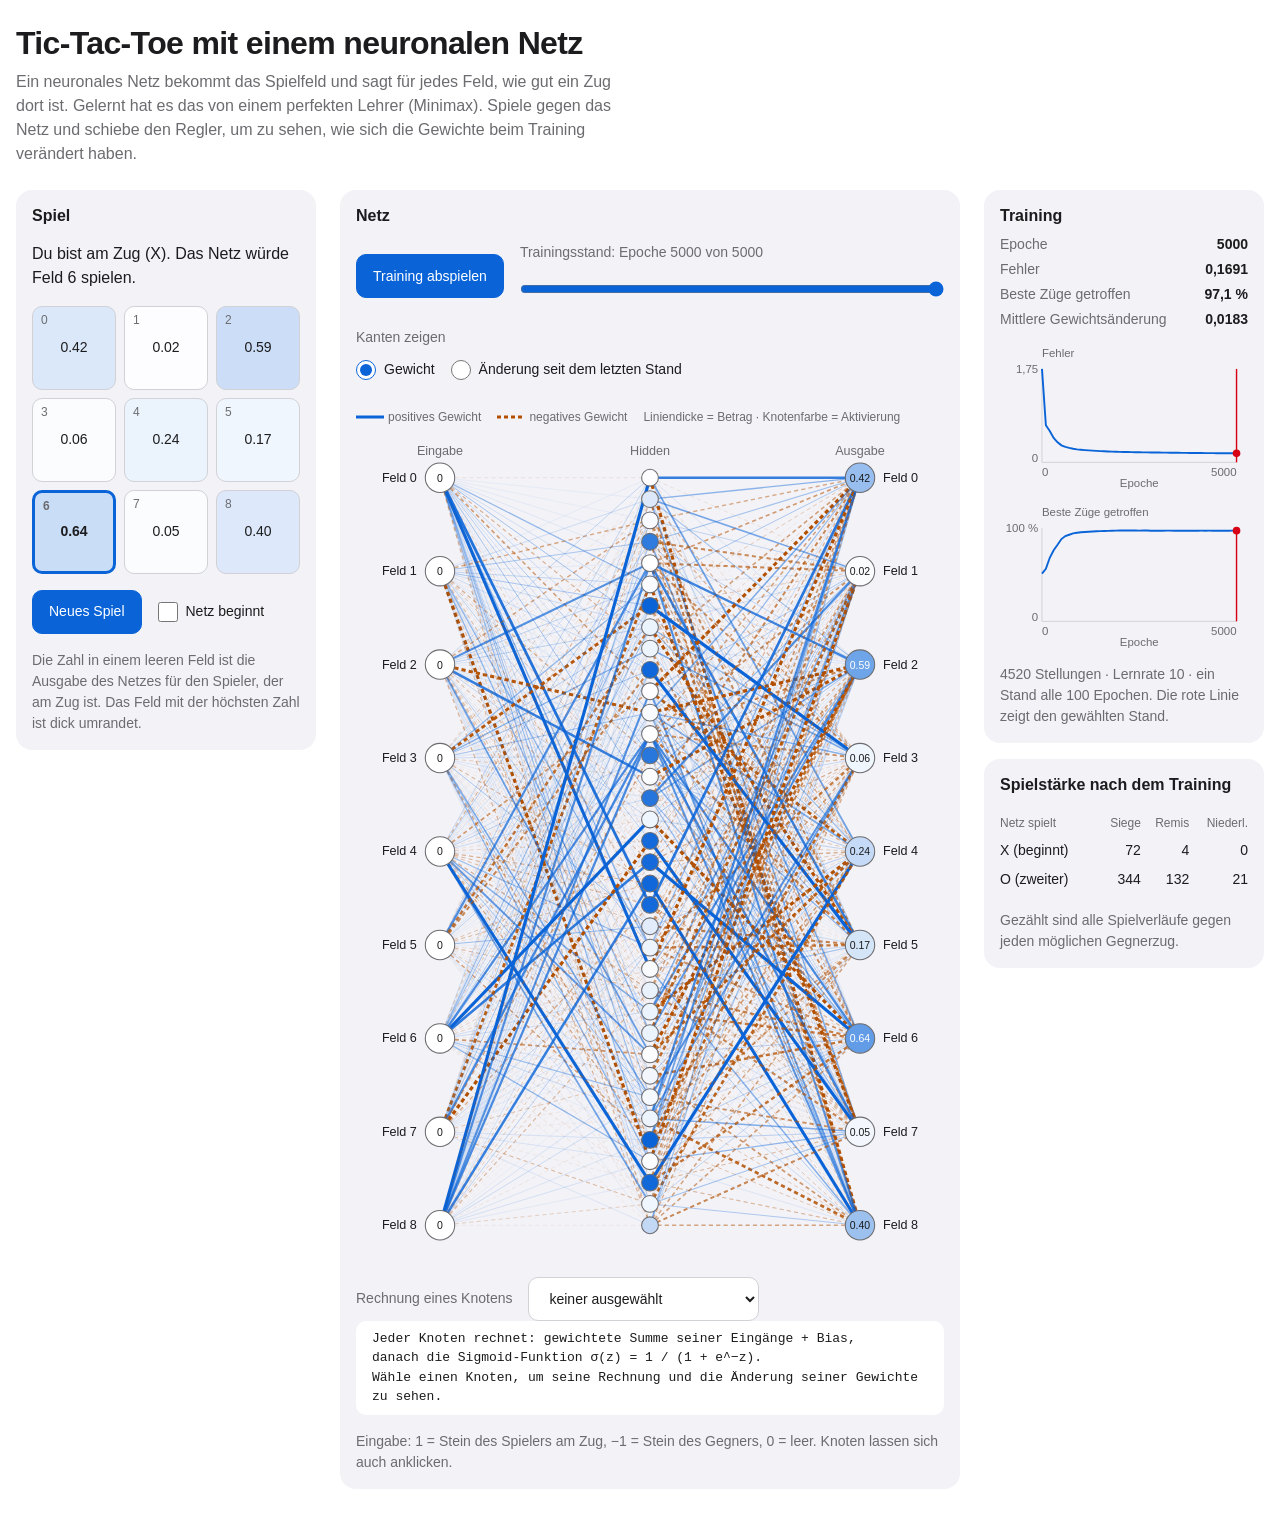
<file: Neuronale Netze/TikTakToe/web/index.html>
<!doctype html>
<html lang="de">
<head>
<meta charset="utf-8">
<meta name="viewport" content="width=device-width, initial-scale=1">
<title>Tic-Tac-Toe Netz</title>
<style>
  :root {
    --bg: #FFFFFF;
    --surface: #F2F2F7;
    --text: #1C1C1E;
    --text-muted: #6C6C70;
    --accent: #0A64D8;
    --on-accent: #FFFFFF;
    --negative: #B35000;
    --highlight: #D70015;
    --border: #D1D1D6;
    --space-xs: 4px; --space-s: 8px; --space-m: 16px; --space-l: 24px; --space-xl: 32px;
    --radius-s: 6px; --radius-m: 10px; --radius-l: 16px;
    --duration-fast: 150ms;
    color-scheme: light dark;
  }
  @media (prefers-color-scheme: dark) {
    :root {
      --bg: #1C1C1E; --surface: #2C2C2E; --text: #F2F2F7; --text-muted: #AEAEB2;
      --accent: #409CFF; --on-accent: #000000; --negative: #FF9F0A;
      --highlight: #FF6961; --border: #48484A;
    }
  }
  * { box-sizing: border-box; }
  body {
    margin: 0; background: var(--bg); color: var(--text);
    font: 16px/1.5 -apple-system, BlinkMacSystemFont, "Segoe UI", Roboto, sans-serif;
  }
  main { max-width: 1280px; margin: 0 auto; padding: var(--space-l) var(--space-m); }
  h1 { font-size: 32px; line-height: 1.2; letter-spacing: -0.02em; margin: 0 0 var(--space-s); }
  h2 { font-size: 16px; line-height: 1.2; margin: 0 0 var(--space-s); font-weight: 600; }
  p { margin: 0; }
  .lead { color: var(--text-muted); max-width: 70ch; margin: 0 0 var(--space-l); }
  .muted { color: var(--text-muted); font-size: 14px; }
  .layout { display: grid; gap: var(--space-l); grid-template-columns: minmax(0, 1fr); }
  @media (min-width: 1000px) {
    .layout { grid-template-columns: 300px minmax(0, 1fr) 280px; align-items: start; }
  }
  .card { background: var(--surface); border-radius: var(--radius-l); padding: var(--space-m); }
  .stack > * + * { margin-top: var(--space-m); }
  svg { display: block; width: 100%; height: auto; }

  button, select {
    min-height: 44px; min-width: 44px; padding: 0 var(--space-m);
    font: inherit; font-size: 14px; color: var(--text); background: var(--bg);
    border: 1px solid var(--border); border-radius: var(--radius-m); cursor: pointer;
    transition: border-color var(--duration-fast), transform var(--duration-fast);
  }
  button:hover, select:hover { border-color: var(--text-muted); }
  button:active { transform: scale(0.97); }
  button:focus-visible, select:focus-visible, input:focus-visible { outline: 2px solid var(--accent); outline-offset: 2px; }
  button.primary { background: var(--accent); color: var(--on-accent); border-color: var(--accent); }
  .controls { display: flex; flex-wrap: wrap; align-items: center; gap: var(--space-s) var(--space-m); }
  .check { display: flex; align-items: center; gap: var(--space-s); min-height: 44px; font-size: 14px; cursor: pointer; }
  .check input { width: 20px; height: 20px; margin: 0; accent-color: var(--accent); }
  fieldset { border: 0; padding: 0; margin: 0; }
  legend { padding: 0; font-size: 14px; color: var(--text-muted); }

  /* board */
  .board { display: grid; grid-template-columns: repeat(3, 1fr); gap: var(--space-s); }
  .cell {
    position: relative; aspect-ratio: 1; padding: 0; border-radius: var(--radius-m);
    font-variant-numeric: tabular-nums;
  }
  .cell-index { position: absolute; top: var(--space-xs); left: var(--space-s); font-size: 12px; color: var(--text-muted); }
  .cell-mark { font-size: 40px; line-height: 1; font-weight: 700; }
  .cell-value { font-size: 14px; }
  .cell.suggested { border: 3px solid var(--accent); font-weight: 600; }
  .cell.win { border: 3px solid var(--highlight); }
  .cell:disabled { cursor: default; color: var(--text); opacity: 1; }
  .cell:disabled:active { transform: none; }

  /* training controls */
  .slider-row { display: grid; grid-template-columns: 1fr; gap: var(--space-xs); flex: 1 1 240px; }
  input[type="range"] { width: 100%; min-height: 44px; margin: 0; accent-color: var(--accent); }

  /* network graph */
  .edge { transition: stroke var(--duration-fast), stroke-width var(--duration-fast), opacity var(--duration-fast); }
  .node circle { stroke: var(--text-muted); stroke-width: 1; }
  .node.clickable circle { cursor: pointer; }
  .node.selected circle { stroke: var(--highlight); stroke-width: 3; }
  .node text { font-size: 10px; text-anchor: middle; dominant-baseline: central; pointer-events: none; }
  .label { font-size: 12px; fill: var(--text); dominant-baseline: central; }
  .column-title { font-size: 12px; fill: var(--text-muted); text-anchor: middle; }
  .legend { display: flex; flex-wrap: wrap; gap: var(--space-xs) var(--space-m); font-size: 12px; color: var(--text-muted); }
  .legend svg { display: inline-block; width: 28px; height: 8px; vertical-align: middle; margin-right: var(--space-xs); }
  .calc {
    font: 13px/1.5 Menlo, ui-monospace, monospace; background: var(--bg);
    border-radius: var(--radius-m); padding: var(--space-s) var(--space-m);
    margin: 0; white-space: pre-wrap; word-break: break-word; min-height: 5.5em;
  }

  /* numbers + charts */
  .stats { display: grid; grid-template-columns: 1fr auto; gap: var(--space-xs) var(--space-m); margin: 0; font-size: 14px; }
  .stats dt { color: var(--text-muted); }
  .stats dd { margin: 0; text-align: right; font-variant-numeric: tabular-nums; font-weight: 600; }
  .axis { stroke: var(--border); fill: none; }
  .axis-label { font-size: 12px; fill: var(--text-muted); }
  .chart-line { fill: none; stroke: var(--accent); stroke-width: 2; }
  .chart-marker { stroke: var(--highlight); stroke-width: 1.5; }
  .chart-dot { fill: var(--highlight); }
  table { width: 100%; border-collapse: collapse; font-size: 14px; font-variant-numeric: tabular-nums; }
  th, td { padding: var(--space-xs) 0; text-align: right; font-weight: 400; }
  th:first-child, td:first-child { text-align: left; }
  thead th { color: var(--text-muted); font-size: 12px; }

  .error { border: 1px solid var(--highlight); margin-bottom: var(--space-l); }
  @media (prefers-reduced-motion: reduce) { * { transition: none !important; } }
</style>
</head>
<body>
<main>
  <h1>Tic-Tac-Toe mit einem neuronalen Netz</h1>
  <p class="lead">
    Ein neuronales Netz bekommt das Spielfeld und sagt für jedes Feld, wie gut ein Zug dort ist.
    Gelernt hat es das von einem perfekten Lehrer (Minimax). Spiele gegen das Netz und schiebe den
    Regler, um zu sehen, wie sich die Gewichte beim Training verändert haben.
  </p>

  <div id="error" class="card error" hidden>
    <h2 id="error-title"></h2>
    <p id="error-text"></p>
  </div>

  <div class="layout" id="app">
    <section class="card stack" aria-labelledby="game-title">
      <h2 id="game-title">Spiel</h2>
      <p id="status" aria-live="polite"></p>
      <div class="board" id="board" role="group" aria-label="Spielfeld"></div>
      <div class="controls">
        <button type="button" class="primary" id="new-game">Neues Spiel</button>
        <label class="check"><input type="checkbox" id="network-starts">Netz beginnt</label>
      </div>
      <p class="muted">
        Die Zahl in einem leeren Feld ist die Ausgabe des Netzes für den Spieler, der am Zug ist.
        Das Feld mit der höchsten Zahl ist dick umrandet.
      </p>
    </section>

    <section class="card stack" aria-labelledby="network-title">
      <h2 id="network-title">Netz</h2>
      <div class="controls">
        <button type="button" class="primary" id="play">Training abspielen</button>
        <div class="slider-row">
          <label for="snapshot" id="snapshot-label" class="muted"></label>
          <input type="range" id="snapshot" min="0" step="1">
        </div>
      </div>
      <fieldset>
        <legend>Kanten zeigen</legend>
        <div class="controls">
          <label class="check"><input type="radio" name="edge-mode" value="weight" checked>Gewicht</label>
          <label class="check"><input type="radio" name="edge-mode" value="change">Änderung seit dem letzten Stand</label>
        </div>
      </fieldset>
      <div class="legend" aria-hidden="true">
        <span><svg viewBox="0 0 28 8"><line x1="0" y1="4" x2="28" y2="4" stroke="var(--accent)" stroke-width="3"/></svg><span id="legend-positive"></span></span>
        <span><svg viewBox="0 0 28 8"><line x1="0" y1="4" x2="28" y2="4" stroke="var(--negative)" stroke-width="3" stroke-dasharray="4 3"/></svg><span id="legend-negative"></span></span>
        <span>Liniendicke = Betrag · Knotenfarbe = Aktivierung</span>
      </div>
      <svg id="network" viewBox="0 0 560 780" role="img" aria-label="Netzgraph mit 9 Eingabe-, 36 Hidden- und 9 Ausgabe-Neuronen"></svg>
      <div class="controls">
        <label for="node-select" class="muted">Rechnung eines Knotens</label>
        <select id="node-select"></select>
      </div>
      <pre class="calc" id="calc" aria-live="polite"></pre>
      <p class="muted">Eingabe: 1 = Stein des Spielers am Zug, −1 = Stein des Gegners, 0 = leer. Knoten lassen sich auch anklicken.</p>
    </section>

    <div class="stack">
      <section class="card stack" aria-labelledby="training-title">
        <h2 id="training-title">Training</h2>
        <dl class="stats">
          <dt>Epoche</dt><dd id="stat-epoch"></dd>
          <dt>Fehler</dt><dd id="stat-loss"></dd>
          <dt>Beste Züge getroffen</dt><dd id="stat-rate"></dd>
          <dt>Mittlere Gewichtsänderung</dt><dd id="stat-change"></dd>
        </dl>
        <svg id="loss-chart" viewBox="0 0 260 150" role="img" aria-label="Fehler über die Epochen"></svg>
        <svg id="rate-chart" viewBox="0 0 260 150" role="img" aria-label="Anteil bester Züge über die Epochen"></svg>
        <p class="muted" id="training-info"></p>
      </section>
      <section class="card stack" aria-labelledby="strength-title">
        <h2 id="strength-title">Spielstärke nach dem Training</h2>
        <table>
          <thead><tr><th scope="col">Netz spielt</th><th scope="col">Siege</th><th scope="col">Remis</th><th scope="col">Niederl.</th></tr></thead>
          <tbody id="outcomes"></tbody>
        </table>
        <p class="muted">Gezählt sind alle Spielverläufe gegen jeden möglichen Gegnerzug.</p>
      </section>
    </div>
  </div>
</main>

<script src="data.js"></script>
<script>
"use strict";

const SVG_NS = "http://www.w3.org/2000/svg";
const PLAYER_X = 1;
const PLAYER_O = -1;
const EMPTY = 0;
const SYMBOLS = { [PLAYER_X]: "X", [PLAYER_O]: "O" };

const NETWORK_MOVE_DELAY_MS = 700;   // time to look at the network's outputs before it moves
const PLAY_DELAY_MS = 250;           // time per snapshot while replaying the training
const GRAPH_HEIGHT = 780;
const GRAPH_MARGIN_Y = 34;
const COLUMN_X = [80, 280, 480];
const LARGE_NODE_RADIUS = 14;
const HIDDEN_NODE_RADIUS = 8;
const MIN_EDGE_WIDTH = 0.3;
const MAX_EDGE_WIDTH = 3;
const MIN_EDGE_OPACITY = 0.12;
const DIMMED_EDGE_OPACITY = 0.04;
const WEIGHT_CAP = 8;                // weights at or above this value get the thickest line
const CHANGE_CAP = 0.5;              // same for the change between two snapshots
const CELL_TINT_PERCENT = 35;        // strongest background tint of a board cell
const SELF_TEST_TOLERANCE = 1e-6;

const data = window.MODEL_DATA;

// ------------------------------------------------------------------ game rules
// Same rules as tic_tac_toe/game.py.

function findWinningLine(board) {
  for (const line of data.winLines) {
    const [a, b, c] = line;
    if (board[a] !== EMPTY && board[a] === board[b] && board[b] === board[c]) return line;
  }
  return null;
}

const legalMoves = (board) => board.map((value, cell) => (value === EMPTY ? cell : -1)).filter((cell) => cell >= 0);
const isGameOver = (board) => findWinningLine(board) !== null || legalMoves(board).length === 0;

// ------------------------------------------------------------------ network math
// Same calculation as tic_tac_toe/simulation.py: one step per neuron.

const sigmoid = (z) => 1 / (1 + Math.exp(-z));

function layerSteps(layer, inputs, weights, biases) {
  const steps = [];
  for (let j = 0; j < biases.length; j++) {
    const incoming = weights.map((row) => row[j]);
    const weightedSum = inputs.reduce((sum, x, i) => sum + x * incoming[i], biases[j]);
    steps.push({ layer, index: j, inputs, weights: incoming, bias: biases[j], weightedSum, activation: sigmoid(weightedSum) });
  }
  return steps;
}

function computeSteps(network, inputs) {
  const hidden = layerSteps("hidden", inputs, network.weights_hidden, network.bias_hidden);
  const output = layerSteps("output", hidden.map((s) => s.activation), network.weights_output, network.bias_output);
  return hidden.concat(output);
}

// Same as encode_board() in dataset.py: the board from the view of the player to move.
const encodeBoard = (board, player) => board.map((value) => (value === EMPTY ? 0 : value * player));

// Same as choose_move() in evaluation.py: the empty cell with the highest output.
function chooseMove(board, outputs) {
  const moves = legalMoves(board);
  return moves.reduce((best, cell) => (outputs[cell] > outputs[best] ? cell : best), moves[0]);
}

const signed = (n) => (n < 0 ? `(${n.toFixed(2)})` : n.toFixed(2));
const withSign = (n) => (n < 0 ? "−" : "+") + Math.abs(n).toFixed(2);

function formula(step) {
  const name = (step.layer === "hidden" ? "h" : "y") + step.index;
  const terms = step.weights.map((w, i) => `${signed(w)}·${step.inputs[i].toFixed(2)}`).join(" + ");
  return `${name} = σ(${terms} + ${signed(step.bias)})\n   = σ(${step.weightedSum.toFixed(2)}) = ${step.activation.toFixed(3)}`;
}

// ------------------------------------------------------------------ state

const snapshots = data ? data.snapshots : [];
const hiddenSize = data ? snapshots[0].network.bias_hidden.length : 0;
const state = {
  board: Array(9).fill(EMPTY),
  player: PLAYER_X,          // whose turn it is
  human: PLAYER_X,
  snapshotIndex: Math.max(0, snapshots.length - 1),
  edgeMode: "weight",
  selected: null,            // index into steps, or null
  steps: [],
  moveTimer: null,
  playTimer: null,
};
const elements = { cells: [], hiddenEdges: [], outputEdges: [], inputNodes: [], stepNodes: [] };

const currentNetwork = () => snapshots[state.snapshotIndex].network;
const previousNetwork = () => (state.snapshotIndex > 0 ? snapshots[state.snapshotIndex - 1].network : null);
const outputValues = () => state.steps.slice(hiddenSize).map((step) => step.activation);

function svg(tag, attrs, parent) {
  const el = document.createElementNS(SVG_NS, tag);
  for (const [key, value] of Object.entries(attrs)) el.setAttribute(key, value);
  if (parent) parent.appendChild(el);
  return el;
}

// ------------------------------------------------------------------ board

function buildBoard() {
  const root = document.getElementById("board");
  for (let cell = 0; cell < 9; cell++) {
    const button = document.createElement("button");
    button.type = "button";
    button.className = "cell";
    button.addEventListener("click", () => humanMove(cell));
    root.appendChild(button);
    elements.cells.push(button);
  }
}

function drawBoard() {
  const isOver = isGameOver(state.board);
  const winningLine = findWinningLine(state.board) || [];
  const outputs = outputValues();
  const suggested = isOver ? null : chooseMove(state.board, outputs);

  elements.cells.forEach((button, cell) => {
    const value = state.board[cell];
    const isEmpty = value === EMPTY;
    const index = document.createElement("span");
    index.className = "cell-index";
    index.textContent = cell;
    const content = document.createElement("span");
    let description = `Feld ${cell}: `;

    if (!isEmpty) {
      content.className = "cell-mark";
      content.textContent = SYMBOLS[value];
      description += SYMBOLS[value];
      button.style.background = "";
    } else if (isOver) {
      description += "leer";
      button.style.background = "";
    } else {
      content.className = "cell-value";
      content.textContent = outputs[cell].toFixed(2);
      description += `leer, Ausgabe des Netzes ${outputs[cell].toFixed(2)}`;
      const tint = Math.round(outputs[cell] * CELL_TINT_PERCENT);
      button.style.background = `color-mix(in srgb, var(--accent) ${tint}%, var(--bg))`;
    }
    button.replaceChildren(index, content);
    button.setAttribute("aria-label", description);
    button.disabled = !isEmpty || isOver || state.player !== state.human;
    button.classList.toggle("suggested", cell === suggested);
    button.classList.toggle("win", winningLine.includes(cell));
  });
}

function drawStatus() {
  const status = document.getElementById("status");
  const winningLine = findWinningLine(state.board);
  if (winningLine) {
    const winner = state.board[winningLine[0]];
    status.textContent = winner === state.human ? "Du hast gewonnen." : "Das Netz hat gewonnen.";
  } else if (isGameOver(state.board)) {
    status.textContent = "Unentschieden.";
  } else if (state.player === state.human) {
    const suggested = chooseMove(state.board, outputValues());
    status.textContent = `Du bist am Zug (${SYMBOLS[state.human]}). Das Netz würde Feld ${suggested} spielen.`;
  } else {
    const chosen = chooseMove(state.board, outputValues());
    status.textContent = `Das Netz ist am Zug (${SYMBOLS[state.player]}) und wählt Feld ${chosen} …`;
  }
}

// ------------------------------------------------------------------ network graph

function columnPositions(column, count) {
  const spacing = (GRAPH_HEIGHT - 2 * GRAPH_MARGIN_Y) / (count - 1);
  return Array.from({ length: count }, (_, i) => [COLUMN_X[column], GRAPH_MARGIN_Y + i * spacing]);
}

function buildNode(root, [x, y], radius, hasText, stepIndex) {
  const group = svg("g", { class: "node" + (stepIndex === null ? "" : " clickable") }, root);
  const circle = svg("circle", { cx: x, cy: y, r: radius }, group);
  const title = svg("title", {}, circle);
  const text = hasText ? svg("text", { x, y }, group) : null;
  if (stepIndex !== null) circle.addEventListener("click", () => selectNode(stepIndex));
  return { group, circle, title, text };
}

// All lines and circles are created once; later only their colours and widths change.
function buildNetwork() {
  const root = document.getElementById("network");
  const inputs = columnPositions(0, 9);
  const hidden = columnPositions(1, hiddenSize);
  const outputs = columnPositions(2, 9);

  const edgeLayer = svg("g", {}, root);
  const buildEdges = (sources, targets) => sources.map(([sx, sy]) =>
    targets.map(([tx, ty]) => svg("line", { x1: sx, y1: sy, x2: tx, y2: ty, class: "edge" }, edgeLayer)));
  elements.hiddenEdges = buildEdges(inputs, hidden);
  elements.outputEdges = buildEdges(hidden, outputs);

  inputs.forEach((pos, i) => {
    elements.inputNodes.push(buildNode(root, pos, LARGE_NODE_RADIUS, true, null));
    svg("text", { x: pos[0] - LARGE_NODE_RADIUS - 8, y: pos[1], class: "label", "text-anchor": "end" }, root).textContent = `Feld ${i}`;
  });
  hidden.forEach((pos, j) => elements.stepNodes.push(buildNode(root, pos, HIDDEN_NODE_RADIUS, false, j)));
  outputs.forEach((pos, k) => {
    elements.stepNodes.push(buildNode(root, pos, LARGE_NODE_RADIUS, true, hiddenSize + k));
    svg("text", { x: pos[0] + LARGE_NODE_RADIUS + 8, y: pos[1], class: "label" }, root).textContent = `Feld ${k}`;
  });
  ["Eingabe", "Hidden", "Ausgabe"].forEach((title, c) => {
    svg("text", { x: COLUMN_X[c], y: 12, class: "column-title" }, root).textContent = title;
  });

  const select = document.getElementById("node-select");
  const addOption = (value, label) => {
    const option = document.createElement("option");
    option.value = value;
    option.textContent = label;
    select.appendChild(option);
  };
  addOption("", "keiner ausgewählt");
  for (let j = 0; j < hiddenSize; j++) addOption(j, `Hidden-Neuron h${j}`);
  for (let k = 0; k < 9; k++) addOption(hiddenSize + k, `Ausgabe-Neuron y${k} (Feld ${k})`);
  select.addEventListener("change", () => selectNode(select.value === "" ? null : Number(select.value)));
}

// Style one line: colour = sign, width and opacity = size of the value compared to the cap.
function styleEdge(line, value, cap, isDimmed) {
  if (value === null) {
    line.setAttribute("stroke", "var(--border)");
    line.setAttribute("stroke-width", MIN_EDGE_WIDTH);
    line.setAttribute("opacity", isDimmed ? DIMMED_EDGE_OPACITY : 1);
    line.removeAttribute("stroke-dasharray");
    return;
  }
  const strength = Math.min(Math.abs(value), cap) / cap;
  line.setAttribute("stroke", value >= 0 ? "var(--accent)" : "var(--negative)");
  line.setAttribute("stroke-width", MIN_EDGE_WIDTH + strength * (MAX_EDGE_WIDTH - MIN_EDGE_WIDTH));
  line.setAttribute("opacity", isDimmed ? DIMMED_EDGE_OPACITY : MIN_EDGE_OPACITY + strength * (1 - MIN_EDGE_OPACITY));
  // Dashes show the sign a second time, so it does not depend on colour alone.
  if (value < 0) line.setAttribute("stroke-dasharray", "4 3");
  else line.removeAttribute("stroke-dasharray");
}

function drawEdges(lines, weights, previousWeights, targetOffset) {
  const isChangeMode = state.edgeMode === "change";
  const cap = isChangeMode ? CHANGE_CAP : WEIGHT_CAP;
  lines.forEach((row, i) => row.forEach((line, j) => {
    let value = weights[i][j];
    if (isChangeMode) value = previousWeights ? weights[i][j] - previousWeights[i][j] : null;
    const isDimmed = state.selected !== null && state.selected !== targetOffset + j;
    styleEdge(line, value, cap, isDimmed);
  }));
}

function drawNetwork() {
  const network = currentNetwork();
  const previous = previousNetwork();
  drawEdges(elements.hiddenEdges, network.weights_hidden, previous && previous.weights_hidden, 0);
  drawEdges(elements.outputEdges, network.weights_output, previous && previous.weights_output, hiddenSize);

  const inputs = encodeBoard(state.board, state.player);
  elements.inputNodes.forEach((node, i) => {
    const value = inputs[i];
    const fill = value > 0 ? "var(--accent)" : value < 0 ? "var(--negative)" : "var(--bg)";
    node.circle.setAttribute("fill", fill);
    node.text.setAttribute("fill", value === 0 ? "var(--text)" : "var(--on-accent)");
    node.text.textContent = value < 0 ? "−1" : value;
  });
  elements.stepNodes.forEach((node, stepIndex) => {
    const value = state.steps[stepIndex].activation;
    node.circle.setAttribute("fill", `color-mix(in srgb, var(--accent) ${Math.round(value * 100)}%, var(--bg))`);
    node.title.textContent = `Aktivierung ${value.toFixed(3)}`;
    node.group.classList.toggle("selected", stepIndex === state.selected);
    if (node.text) {
      node.text.setAttribute("fill", value > 0.5 ? "var(--on-accent)" : "var(--text)");
      node.text.textContent = value.toFixed(2);
    }
  });

  const isChangeMode = state.edgeMode === "change";
  document.getElementById("legend-positive").textContent = isChangeMode ? "Gewicht ist gestiegen" : "positives Gewicht";
  document.getElementById("legend-negative").textContent = isChangeMode ? "Gewicht ist gesunken" : "negatives Gewicht";
}

function weightChangeText(step) {
  const previous = previousNetwork();
  if (!previous) return "Startgewichte (zufällig) – noch keine Änderung.";
  const isHidden = step.layer === "hidden";
  const previousWeights = (isHidden ? previous.weights_hidden : previous.weights_output).map((row) => row[step.index]);
  const previousBias = (isHidden ? previous.bias_hidden : previous.bias_output)[step.index];
  const changes = step.weights.map((w, i) => withSign(w - previousWeights[i])).join(", ");
  const previousEpoch = snapshots[state.snapshotIndex - 1].epoch;
  return `Änderung seit Epoche ${previousEpoch}:\n   Gewichte: ${changes}\n   Bias: ${withSign(step.bias - previousBias)}`;
}

function drawCalculation() {
  const calc = document.getElementById("calc");
  document.getElementById("node-select").value = state.selected === null ? "" : state.selected;
  if (state.selected === null) {
    calc.textContent = "Jeder Knoten rechnet: gewichtete Summe seiner Eingänge + Bias,\n"
      + "danach die Sigmoid-Funktion σ(z) = 1 / (1 + e^−z).\n"
      + "Wähle einen Knoten, um seine Rechnung und die Änderung seiner Gewichte zu sehen.";
    return;
  }
  const step = state.steps[state.selected];
  calc.textContent = `${formula(step)}\n\n${weightChangeText(step)}`;
}

// ------------------------------------------------------------------ training numbers + charts

function meanWeightChange() {
  const previous = previousNetwork();
  if (!previous) return null;
  const network = currentNetwork();
  let sum = 0;
  let count = 0;
  for (const name of ["weights_hidden", "weights_output"]) {
    network[name].forEach((row, i) => row.forEach((w, j) => {
      sum += Math.abs(w - previous[name][i][j]);
      count += 1;
    }));
  }
  return sum / count;
}

const formatPercent = (rate) => `${(rate * 100).toFixed(1).replace(".", ",")} %`;
const formatNumber = (number, digits) => number.toFixed(digits).replace(".", ",");

function drawChart(id, values, maxValue, topLabel, title) {
  const root = document.getElementById(id);
  root.replaceChildren();
  const left = 44, top = 24, right = 248, bottom = 122;
  const label = (x, y, text, anchor) => { svg("text", { x, y, class: "axis-label", "text-anchor": anchor }, root).textContent = text; };
  const pointX = (i) => left + (i / (values.length - 1)) * (right - left);
  const pointY = (value) => bottom - (value / maxValue) * (bottom - top);

  label(left, 12, title, "start");
  svg("polyline", { points: `${left},${top} ${left},${bottom} ${right},${bottom}`, class: "axis" }, root);
  label(left - 4, top + 4, topLabel, "end");
  label(left - 4, bottom, "0", "end");
  label(left, bottom + 14, "0", "start");
  label(right, bottom + 14, snapshots[snapshots.length - 1].epoch, "end");
  label((left + right) / 2, bottom + 26, "Epoche", "middle");
  svg("polyline", { points: values.map((value, i) => `${pointX(i)},${pointY(value)}`).join(" "), class: "chart-line" }, root);

  const markerX = pointX(state.snapshotIndex);
  svg("line", { x1: markerX, y1: top, x2: markerX, y2: bottom, class: "chart-marker" }, root);
  svg("circle", { cx: markerX, cy: pointY(values[state.snapshotIndex]), r: 4, class: "chart-dot" }, root);
}

function drawTraining() {
  const snapshot = snapshots[state.snapshotIndex];
  const lastEpoch = snapshots[snapshots.length - 1].epoch;
  const change = meanWeightChange();
  document.getElementById("snapshot").value = state.snapshotIndex;
  document.getElementById("snapshot-label").textContent = `Trainingsstand: Epoche ${snapshot.epoch} von ${lastEpoch}`;
  document.getElementById("stat-epoch").textContent = snapshot.epoch;
  document.getElementById("stat-loss").textContent = formatNumber(snapshot.loss, 4);
  document.getElementById("stat-rate").textContent = formatPercent(snapshot.bestMoveRate);
  document.getElementById("stat-change").textContent = change === null ? "–" : formatNumber(change, 4);

  const losses = snapshots.map((s) => s.loss);
  const maxLoss = Math.max(...losses);
  drawChart("loss-chart", losses, maxLoss, formatNumber(maxLoss, 2), "Fehler");
  drawChart("rate-chart", snapshots.map((s) => s.bestMoveRate), 1, "100 %", "Beste Züge getroffen");
}

function drawStaticInfo() {
  const step = snapshots.length > 1 ? snapshots[1].epoch - snapshots[0].epoch : 0;
  document.getElementById("training-info").textContent =
    `${data.sampleCount} Stellungen · Lernrate ${data.learningRate} · ein Stand alle ${step} Epochen. `
    + "Die rote Linie zeigt den gewählten Stand.";
  const rows = [["X (beginnt)", data.outcomesAsX], ["O (zweiter)", data.outcomesAsO]];
  const body = document.getElementById("outcomes");
  for (const [name, outcomes] of rows) {
    const row = document.createElement("tr");
    for (const text of [name, outcomes.wins, outcomes.draws, outcomes.losses]) {
      const cell = document.createElement("td");
      cell.textContent = text;
      row.appendChild(cell);
    }
    body.appendChild(row);
  }
}

// ------------------------------------------------------------------ actions

function render() {
  state.steps = computeSteps(currentNetwork(), encodeBoard(state.board, state.player));
  drawBoard();
  drawStatus();
  drawNetwork();
  drawCalculation();
  drawTraining();
}

function selectNode(stepIndex) {
  state.selected = stepIndex === state.selected ? null : stepIndex;
  render();
}

function scheduleNetworkMove() {
  clearTimeout(state.moveTimer);
  state.moveTimer = null;
  if (isGameOver(state.board) || state.player === state.human) return;
  state.moveTimer = setTimeout(() => placeMark(chooseMove(state.board, outputValues())), NETWORK_MOVE_DELAY_MS);
}

function placeMark(cell) {
  state.board[cell] = state.player;
  state.player = -state.player;
  render();
  scheduleNetworkMove();
}

function humanMove(cell) {
  if (isGameOver(state.board) || state.player !== state.human || state.board[cell] !== EMPTY) return;
  placeMark(cell);
}

function newGame() {
  state.board = Array(9).fill(EMPTY);
  state.player = PLAYER_X;
  state.human = document.getElementById("network-starts").checked ? PLAYER_O : PLAYER_X;
  render();
  scheduleNetworkMove();
}

function showSnapshot(index) {
  state.snapshotIndex = index;
  render();
}

function stopPlaying() {
  clearTimeout(state.playTimer);
  state.playTimer = null;
  document.getElementById("play").textContent = "Training abspielen";
}

function playNext() {
  if (state.snapshotIndex >= snapshots.length - 1) { stopPlaying(); return; }
  showSnapshot(state.snapshotIndex + 1);
  state.playTimer = setTimeout(playNext, PLAY_DELAY_MS);
}

function togglePlaying() {
  if (state.playTimer !== null) { stopPlaying(); return; }
  document.getElementById("play").textContent = "Anhalten";
  if (state.snapshotIndex >= snapshots.length - 1) showSnapshot(0);
  state.playTimer = setTimeout(playNext, PLAY_DELAY_MS);
}

// ------------------------------------------------------------------ start

function showError(title, text) {
  document.getElementById("error-title").textContent = title;
  document.getElementById("error-text").textContent = text;
  document.getElementById("error").hidden = false;
}

// Python calculated one example; if JavaScript gets another result, the page would show wrong numbers.
function passesSelfTest() {
  const check = data.forwardCheck;
  const steps = computeSteps(snapshots[snapshots.length - 1].network, check.inputs);
  const outputs = steps.slice(hiddenSize).map((step) => step.activation);
  return outputs.every((value, i) => Math.abs(value - check.outputs[i]) < SELF_TEST_TOLERANCE);
}

function init() {
  if (!data) {
    showError("Keine Modelldaten gefunden",
      "Die Datei web/data.js fehlt. Im Projektordner „python -m tic_tac_toe.train“ ausführen und die Seite neu laden.");
    document.getElementById("app").hidden = true;
    return;
  }
  if (!passesSelfTest()) {
    showError("Rechnung stimmt nicht mit Python überein",
      "Die Seite rechnet anders als das Python-Programm. Bitte „python -m tic_tac_toe.train“ erneut ausführen und die Seite neu laden.");
  }
  buildBoard();
  buildNetwork();
  drawStaticInfo();
  const slider = document.getElementById("snapshot");
  slider.max = snapshots.length - 1;
  slider.addEventListener("input", () => { stopPlaying(); showSnapshot(Number(slider.value)); });
  document.getElementById("play").addEventListener("click", togglePlaying);
  document.getElementById("new-game").addEventListener("click", newGame);
  document.getElementById("network-starts").addEventListener("change", newGame);
  document.querySelectorAll('input[name="edge-mode"]').forEach((radio) => {
    radio.addEventListener("change", () => { state.edgeMode = radio.value; render(); });
  });
  newGame();
}

init();
</script>
</body>
</html>
</file>
<file: Radon Data Analysis/website/styles.css>
/* ------------------------------------------------------------------ tokens (DESIGN.md) */
:root {
  --bg: #FFFFFF;
  --surface: #F5F5F7;
  --text: #1D1D1F;
  --text-muted: #6E6E73;
  --accent: #0071E3;
  --border: rgb(0 0 0 / 0.1);
  --material: rgb(255 255 255 / 0.72);
  --band: rgb(0 0 0 / 0.05);

  /* Chart series: fixed order, validated palette of the dataviz guide (slots 1 and 2). */
  --series-1: #2A78D6;
  --series-2: #EB6834;
  --series-neutral: #8E8E93;

  /* Radon classes on the globe: green (low) to red (high), like the source map. */
  --level-1: #2E9E55;
  --level-2: #A4B92B;
  --level-3: #E8962A;
  --level-4: #D23A2F;
  --globe-sea: #EAF2FB;
  --globe-line: rgb(0 0 0 / 0.12);
  --globe-land: #C9CED6;

  --space-xs: 4px; --space-s: 8px; --space-m: 16px; --space-l: 24px;
  --space-xl: 32px; --space-xxl: 48px; --space-section: 72px;
  --radius-s: 6px; --radius-m: 10px; --radius-l: 16px;
  --shadow-l: 0 24px 64px rgb(0 0 0 / .14), 0 4px 12px rgb(0 0 0 / .06);
  --duration-fast: 150ms; --duration-base: 250ms;
  --ease-standard: cubic-bezier(0.25, 0.1, 0.25, 1);

  --font: -apple-system, BlinkMacSystemFont, "SF Pro Text", "Segoe UI", Roboto, sans-serif;
  --content-width: 980px;
  --nav-height: 48px;
  color-scheme: light;
}

@media (prefers-color-scheme: dark) {
  :root {
    --bg: #000000;
    --surface: #1C1C1E;
    --text: #F5F5F7;
    --text-muted: #A1A1A6;
    --accent: #2997FF;
    --border: rgb(255 255 255 / 0.14);
    --material: rgb(28 28 30 / 0.72);
    --band: rgb(255 255 255 / 0.08);
    --series-1: #3987E5;
    --series-2: #D95926;
    --series-neutral: #8E8E93;
    --level-1: #3DB86A;
    --level-2: #B5CB3C;
    --level-3: #F0A33F;
    --level-4: #E5524A;
    --globe-sea: #0E1A2B;
    --globe-line: rgb(255 255 255 / 0.14);
    --globe-land: #3A3F47;
    --shadow-l: 0 24px 64px rgb(0 0 0 / .6);
    color-scheme: dark;
  }
}

/* ------------------------------------------------------------------ base */
*, *::before, *::after { box-sizing: border-box; }
html { scroll-behavior: smooth; scroll-padding-top: calc(var(--nav-height) + var(--space-m)); }
body {
  margin: 0; background: var(--bg); color: var(--text);
  font: 16px/1.5 var(--font); -webkit-font-smoothing: antialiased;
}
.container { max-width: var(--content-width); margin-inline: auto; padding-inline: var(--space-m); }
@media (min-width: 734px) { .container { padding-inline: var(--space-l); } }
:focus-visible { outline: 3px solid var(--accent); outline-offset: 2px; border-radius: var(--radius-s); }

h1, h2, h3, p, dl, dd, figure { margin: 0; }
h1, h2, h3 { letter-spacing: -0.02em; }
.display { font-size: clamp(32px, 7vw, 56px); line-height: 1.07; font-weight: 700; max-width: 16ch; }
.title { font-size: clamp(24px, 5vw, 40px); line-height: 1.1; font-weight: 700; }
.headline { font-size: 20px; line-height: 1.2; font-weight: 600; letter-spacing: -0.01em; }
.eyebrow { color: var(--text-muted); font-weight: 600; margin-bottom: var(--space-m); }
.lead { font-size: 20px; line-height: 1.4; color: var(--text-muted); max-width: 52ch; margin-top: var(--space-l); }
.body-muted { color: var(--text-muted); max-width: 64ch; margin-top: var(--space-m); }
.caption { font-size: 12px; color: var(--text-muted); max-width: 80ch; }
.note { font-size: 14px; color: var(--text-muted); max-width: 70ch; margin-top: var(--space-m); }
code { font: 0.9em ui-monospace, "SF Mono", Menlo, monospace; }

.hero { padding-block: var(--space-section) 0; }
section { padding-block: var(--space-section) 0; }
section > header { margin-bottom: var(--space-xl); }
.footer { padding-block: var(--space-section) var(--space-xxl); }

/* ------------------------------------------------------------------ nav bar (material) */
.nav {
  position: sticky; top: 0; z-index: 10;
  background: var(--material);
  -webkit-backdrop-filter: saturate(180%) blur(20px); backdrop-filter: saturate(180%) blur(20px);
  border-bottom: 1px solid var(--border);
}
.nav-inner { display: flex; align-items: center; gap: var(--space-l); min-height: var(--nav-height); }
.nav-title { font-weight: 600; color: var(--text); text-decoration: none; white-space: nowrap; }
.nav-links {
  display: flex; gap: var(--space-xs); list-style: none; margin: 0 0 0 auto; padding: 0;
  overflow-x: auto; scrollbar-width: none;
}
.nav-links a {
  display: block; padding: var(--space-m) var(--space-s); font-size: 14px; white-space: nowrap;
  color: var(--text-muted); text-decoration: none;
  transition: color var(--duration-fast) var(--ease-standard);
}
.nav-links a:hover { color: var(--text); }
@media (prefers-reduced-transparency: reduce) {
  .nav { background: var(--bg); -webkit-backdrop-filter: none; backdrop-filter: none; }
}

/* ------------------------------------------------------------------ stat tiles */
.tiles {
  display: grid; grid-template-columns: repeat(auto-fit, minmax(200px, 1fr));
  gap: var(--space-m); margin-block: var(--space-xxl) var(--space-m);
}
/* Four tiles: 2 x 2 or one row, never 3 + 1. */
.tiles-four { margin-top: 0; grid-template-columns: repeat(2, minmax(0, 1fr)); }
@media (min-width: 900px) { .tiles-four { grid-template-columns: repeat(4, minmax(0, 1fr)); } }
.tile { background: var(--surface); border-radius: var(--radius-l); padding: var(--space-l); }
.tile dt { font-size: 14px; color: var(--text-muted); }
.tile-value { font-size: 40px; line-height: 1.1; font-weight: 700; letter-spacing: -0.02em; margin-top: var(--space-s); }
.tile-unit { font-size: 16px; font-weight: 400; color: var(--text-muted); letter-spacing: 0; }
.tile-detail { font-size: 14px; color: var(--text-muted); margin-top: var(--space-xs); }

/* ------------------------------------------------------------------ charts */
.chart { margin-top: var(--space-xl); }
.chart-title { font-weight: 600; }
.legend { display: flex; flex-wrap: wrap; gap: var(--space-xs) var(--space-l); margin-top: var(--space-s); font-size: 14px; color: var(--text-muted); }
.legend-item { display: inline-flex; align-items: center; gap: var(--space-s); }
button.legend-item {
  min-height: 44px; padding: 0 var(--space-s); margin-left: calc(-1 * var(--space-s));
  font: inherit; color: inherit; background: none; border: 0; border-radius: var(--radius-s); cursor: pointer;
  transition: background-color var(--duration-fast) var(--ease-standard), opacity var(--duration-fast) var(--ease-standard), transform var(--duration-fast) var(--ease-standard);
}
button.legend-item:hover { background: var(--surface); color: var(--text); }
button.legend-item:active { transform: scale(0.97); }
/* Hidden series: not only paler, the label is also struck through. */
button.legend-item[aria-pressed="false"] { opacity: 0.55; }
button.legend-item[aria-pressed="false"] .legend-label { text-decoration: line-through; }
.legend-key { width: 16px; height: 2px; border-radius: 1px; background: currentColor; }

.plot { position: relative; height: 320px; margin-top: var(--space-m); }
.plot-small { height: 200px; }
.plot svg { display: block; width: 100%; height: 100%; overflow: visible; border-radius: var(--radius-s); }

.color-series-1 { color: var(--series-1); }
.color-series-2 { color: var(--series-2); }
.color-neutral { color: var(--series-neutral); }

.grid-line { stroke: var(--border); stroke-width: 1; }
.axis-text { fill: var(--text-muted); font-size: 12px; font-variant-numeric: tabular-nums; }
.series-line { fill: none; stroke: currentColor; stroke-width: 2; stroke-linejoin: round; stroke-linecap: round; }
.series-dot { fill: currentColor; stroke: var(--bg); stroke-width: 2; }
.band { fill: var(--band); }
.annotation-text { fill: var(--text-muted); font-size: 12px; }
.reference-line { stroke: var(--text-muted); stroke-width: 1; stroke-dasharray: 4 4; }
.crosshair { stroke: var(--text-muted); stroke-width: 1; }
.hit-area { fill: transparent; }

/* ------------------------------------------------------------------ ranking bars */
.bars { display: grid; gap: var(--space-s); margin-top: var(--space-m); }
.bar-row {
  display: grid; grid-template-columns: 112px 1fr; align-items: center; gap: var(--space-m);
  min-height: 44px; border-radius: var(--radius-s);
}
.bar-label { font-size: 14px; }
.bar-track { display: flex; align-items: center; gap: var(--space-s); }
.bar-fill {
  height: 24px; min-width: 2px; border-radius: 0 4px 4px 0; background: var(--series-1);
  transition: width var(--duration-base) var(--ease-standard);
}
.bar-value { font-size: 14px; font-weight: 600; font-variant-numeric: tabular-nums; white-space: nowrap; }
.bar-fill.is-muted { background: var(--series-neutral); }
.bar-detail { font-size: 12px; color: var(--text-muted); }
.bars-with-detail .bar-track { flex-wrap: wrap; row-gap: 0; }
.bars-with-detail .bar-detail { flex-basis: 100%; }
.bars-with-detail .bar-row { padding-block: var(--space-xs); }

/* ------------------------------------------------------------------ segmented control */
.segmented { display: inline-flex; padding: 2px; background: var(--surface); border-radius: var(--radius-m); }
.segmented button {
  min-width: 96px; min-height: 44px; padding: 0 var(--space-m);
  font: inherit; font-size: 14px; font-weight: 600; color: var(--text-muted);
  background: none; border: 0; border-radius: var(--radius-s); cursor: pointer;
  transition: background-color var(--duration-base) var(--ease-standard), color var(--duration-base) var(--ease-standard), transform var(--duration-fast) var(--ease-standard);
}
.segmented button:hover { color: var(--text); }
.segmented button:active { transform: scale(0.97); }
.segmented button[aria-pressed="true"] { background: var(--bg); color: var(--text); box-shadow: 0 1px 2px rgb(0 0 0 / .12); }

/* ------------------------------------------------------------------ text blocks */
.facts { display: grid; grid-template-columns: repeat(auto-fit, minmax(240px, 1fr)); gap: var(--space-xl); margin-top: var(--space-xxl); }
.facts p { color: var(--text-muted); margin-top: var(--space-s); }
.columns { display: grid; grid-template-columns: repeat(auto-fit, minmax(280px, 1fr)); gap: var(--space-xl) var(--space-xxl); }
.columns > div > .headline { margin-bottom: var(--space-m); }
.plain-list { margin: var(--space-m) 0 0; padding-left: var(--space-l); color: var(--text-muted); }
.plain-list li + li { margin-top: var(--space-s); }
.plain-list strong { color: var(--text); font-weight: 600; }
.note + .plain-list { max-width: 70ch; }
.prose { max-width: 70ch; color: var(--text-muted); }
.prose p + p { margin-top: var(--space-m); }
.prose strong { color: var(--text); font-weight: 600; }
.subsection { margin-top: var(--space-xl); }
.subsection > .headline { margin-bottom: var(--space-m); }
.prose a { color: var(--accent); }

/* ------------------------------------------------------------------ tables */
.table-heading { margin-top: var(--space-xl); }
.table-scroll { overflow-x: auto; margin-top: var(--space-m); }
table { width: 100%; border-collapse: collapse; font-size: 14px; }
th, td { text-align: left; padding: var(--space-s) var(--space-m) var(--space-s) 0; border-bottom: 1px solid var(--border); vertical-align: top; }
th { font-weight: 600; color: var(--text-muted); }
.table-caption { caption-side: top; text-align: left; font-weight: 600; padding-bottom: var(--space-s); }
.num { text-align: right; font-variant-numeric: tabular-nums; }
details { margin-top: var(--space-l); }
summary { display: inline-flex; align-items: center; min-height: 44px; cursor: pointer; color: var(--accent); font-size: 14px; }

/* ------------------------------------------------------------------ tooltip */
.tooltip {
  position: fixed; z-index: 20; pointer-events: none; min-width: 160px;
  padding: var(--space-s) var(--space-m); border-radius: var(--radius-m);
  background: var(--surface); box-shadow: var(--shadow-l); border: 1px solid var(--border);
  font-size: 14px;
}
.tooltip-title { color: var(--text-muted); font-size: 12px; margin-bottom: var(--space-xs); }
.tooltip-row { display: flex; align-items: center; gap: var(--space-s); }
.tooltip-value { font-weight: 600; font-variant-numeric: tabular-nums; }
.tooltip-label { color: var(--text-muted); }

.load-error { max-width: var(--content-width); margin: var(--space-xxl) auto; padding-inline: var(--space-m); }

@media (prefers-reduced-motion: reduce) {
  html { scroll-behavior: auto; }
  *, *::before, *::after { transition-duration: 0.01ms !important; }
}

/* Wide tables keep readable columns on phones and scroll sideways inside .table-scroll. */
.table-wide { min-width: 640px; }

/* ------------------------------------------------------------------ globe */
.globe-layout { display: grid; grid-template-columns: minmax(0, 1fr); gap: var(--space-l); align-items: center; }
@media (min-width: 900px) { .globe-layout { grid-template-columns: minmax(0, 3fr) minmax(0, 2fr); } }
/* pan-y: a finger on the globe can still scroll the page vertically. */
.globe { width: 100%; max-width: 520px; margin-inline: auto; touch-action: pan-y; cursor: grab; }
.text-button { display: block; margin: var(--space-s) auto 0; background: none; border: 0; padding: var(--space-xs);
  color: var(--accent); font: inherit; font-size: 14px; cursor: pointer; }
.globe:active { cursor: grabbing; }
.globe svg { display: block; width: 100%; height: auto; }
.globe:focus-visible { outline: 2px solid var(--accent); outline-offset: 4px; border-radius: 50%; }
.globe-sea { fill: var(--globe-sea); stroke: var(--globe-line); }
.globe-grid { fill: none; stroke: var(--globe-line); stroke-width: 1; }
.globe-country { stroke: var(--globe-sea); stroke-width: 0.5; fill-rule: evenodd; }
.globe-country.is-empty { fill: var(--globe-land); }
.globe-dot { stroke: var(--text); stroke-width: 2; }
.globe-label { font-size: 12px; fill: var(--text); font-weight: 600; }
.level-1 { color: var(--level-1); fill: var(--level-1); }
.level-2 { color: var(--level-2); fill: var(--level-2); }
.level-3 { color: var(--level-3); fill: var(--level-3); }
.level-4 { color: var(--level-4); fill: var(--level-4); }
.level-list { display: grid; gap: var(--space-m); }
.level-list h4 { display: flex; align-items: center; gap: var(--space-s); font-size: 14px; font-weight: 600; }
.level-list p { font-size: 14px; color: var(--text-muted); }
.level-swatch { width: 12px; height: 12px; border-radius: 50%; background: currentColor; flex: none; }

/* ------------------------------------------------------------------ timeline */
.timeline { list-style: none; margin: 0; padding: 0; display: grid; gap: var(--space-m); font-size: 14px; color: var(--text-muted); }
.timeline li { display: grid; grid-template-columns: 48px 1fr; gap: var(--space-m); }
.timeline strong { color: var(--text); }

/* ------------------------------------------------------------------ verdict */
.verdict { background: var(--surface); border-radius: var(--radius-l); padding: var(--space-xl); }
.verdict-house { color: var(--text-muted); }
.verdict-answer { font-size: clamp(20px, 3vw, 28px); font-weight: 600; margin-block: var(--space-s) var(--space-l); }
@media (max-width: 559px) { .verdict { padding: var(--space-l) var(--space-m); } }

/* Sources sit directly under the information they back up, very small. */
.source { font-size: 11px; line-height: 1.4; color: var(--text-muted); margin-top: var(--space-s); max-width: 80ch; }
.source a { color: inherit; text-decoration: underline; text-decoration-color: var(--border); }
.source a:hover { color: var(--accent); }
@media (min-width: 900px) { .verdict-columns { grid-template-columns: repeat(3, minmax(0, 1fr)); } }
</file>
